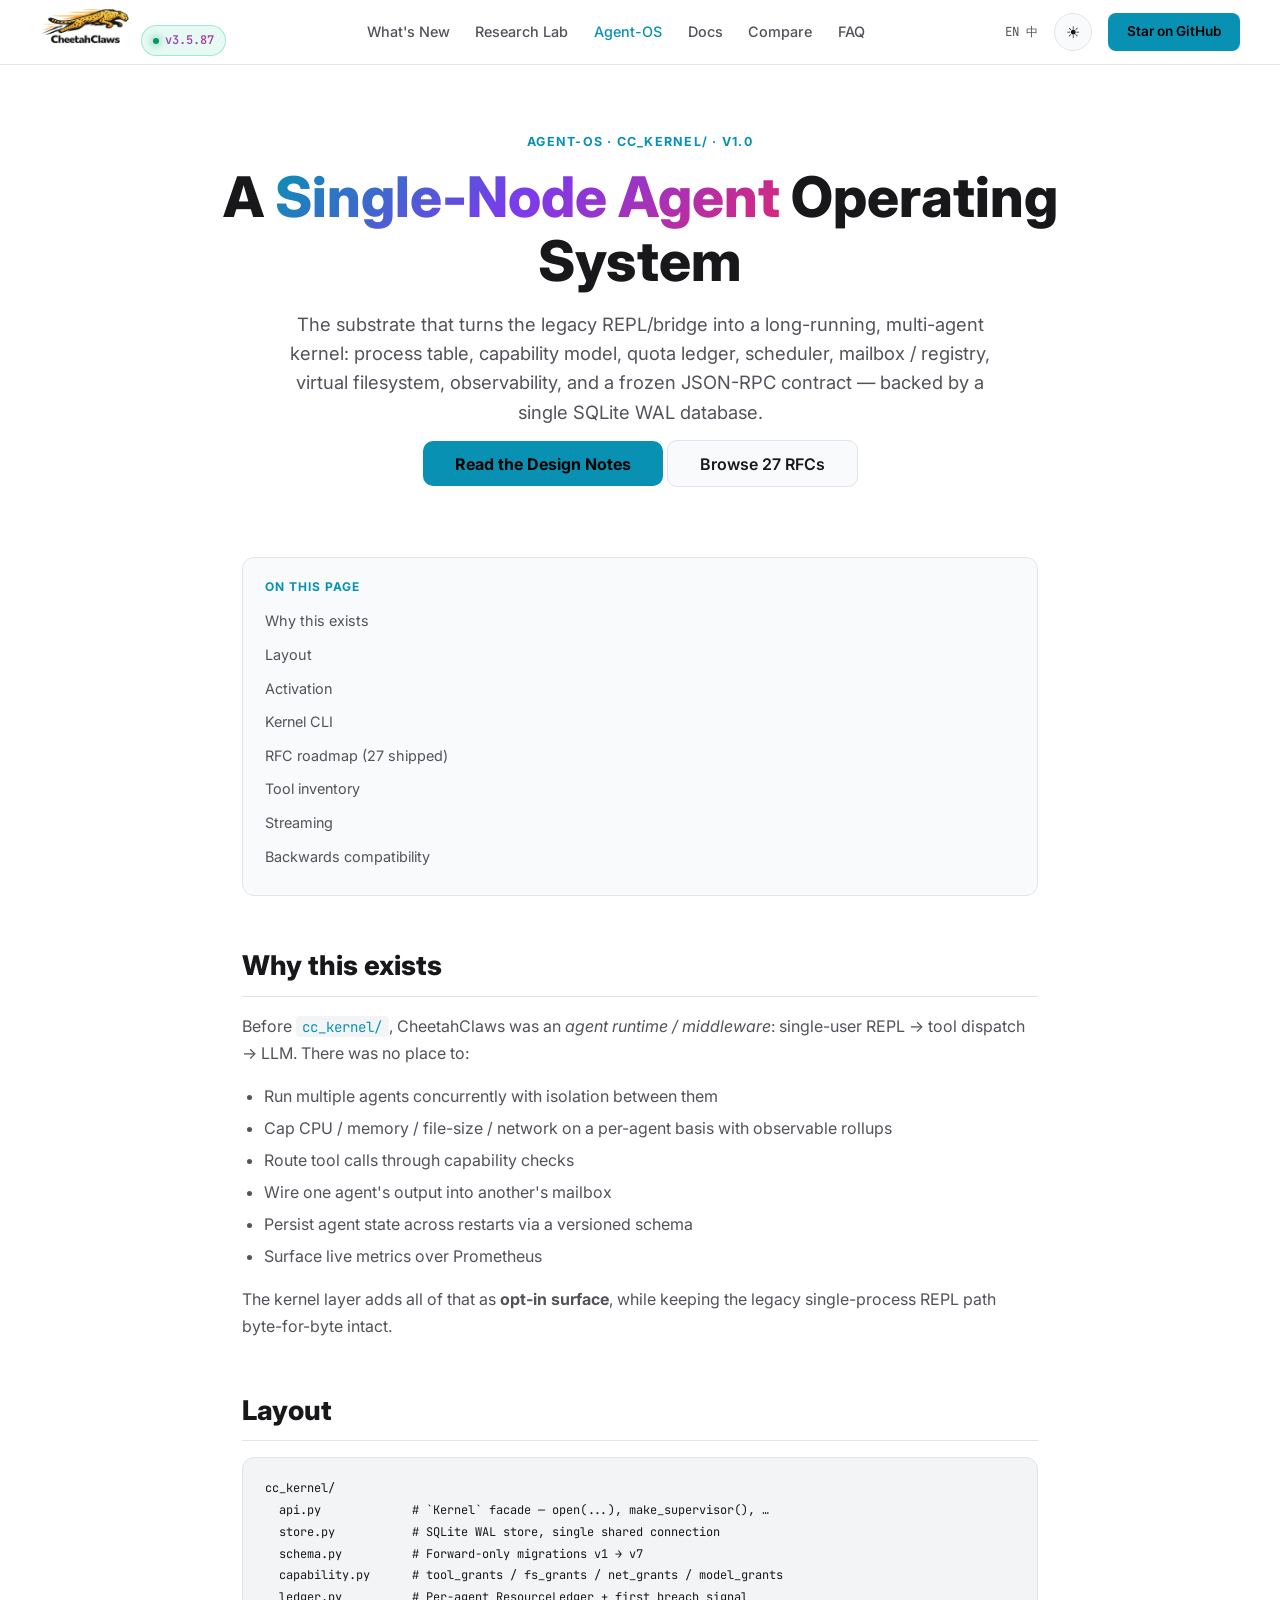
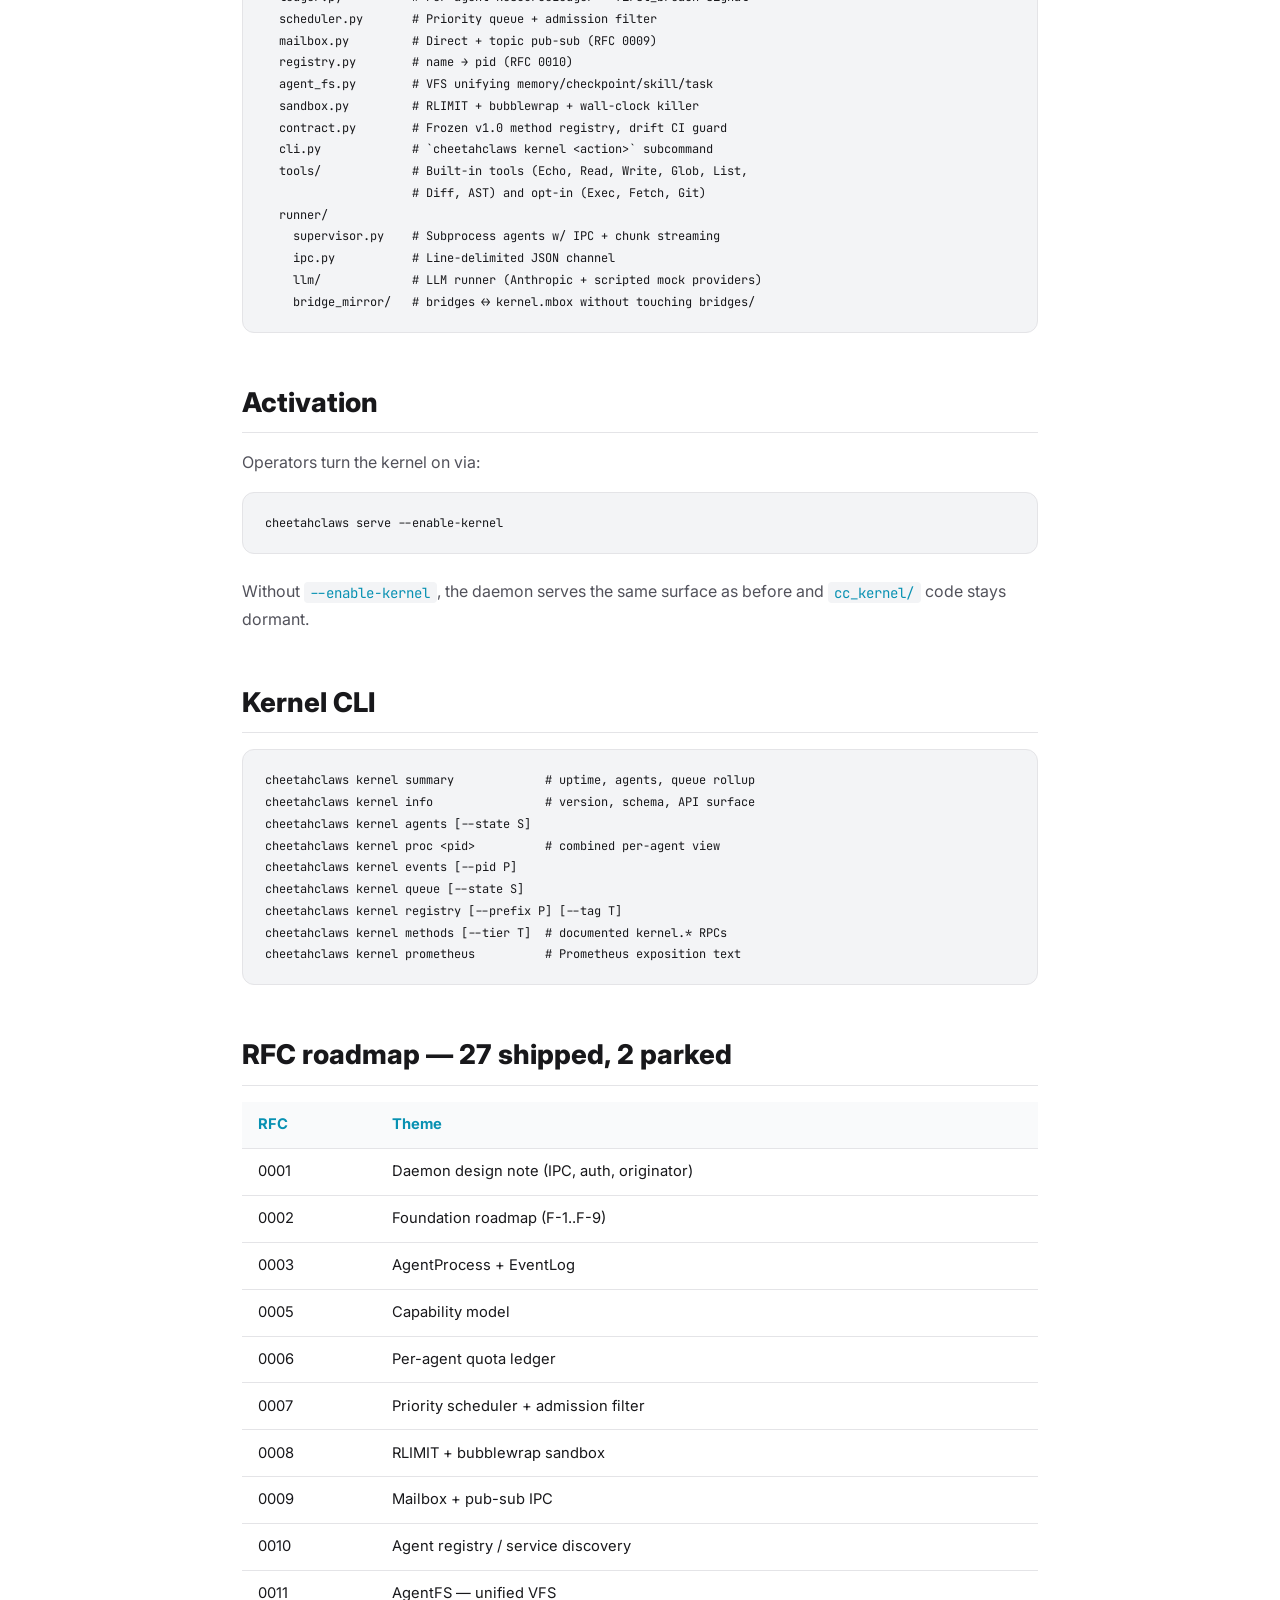
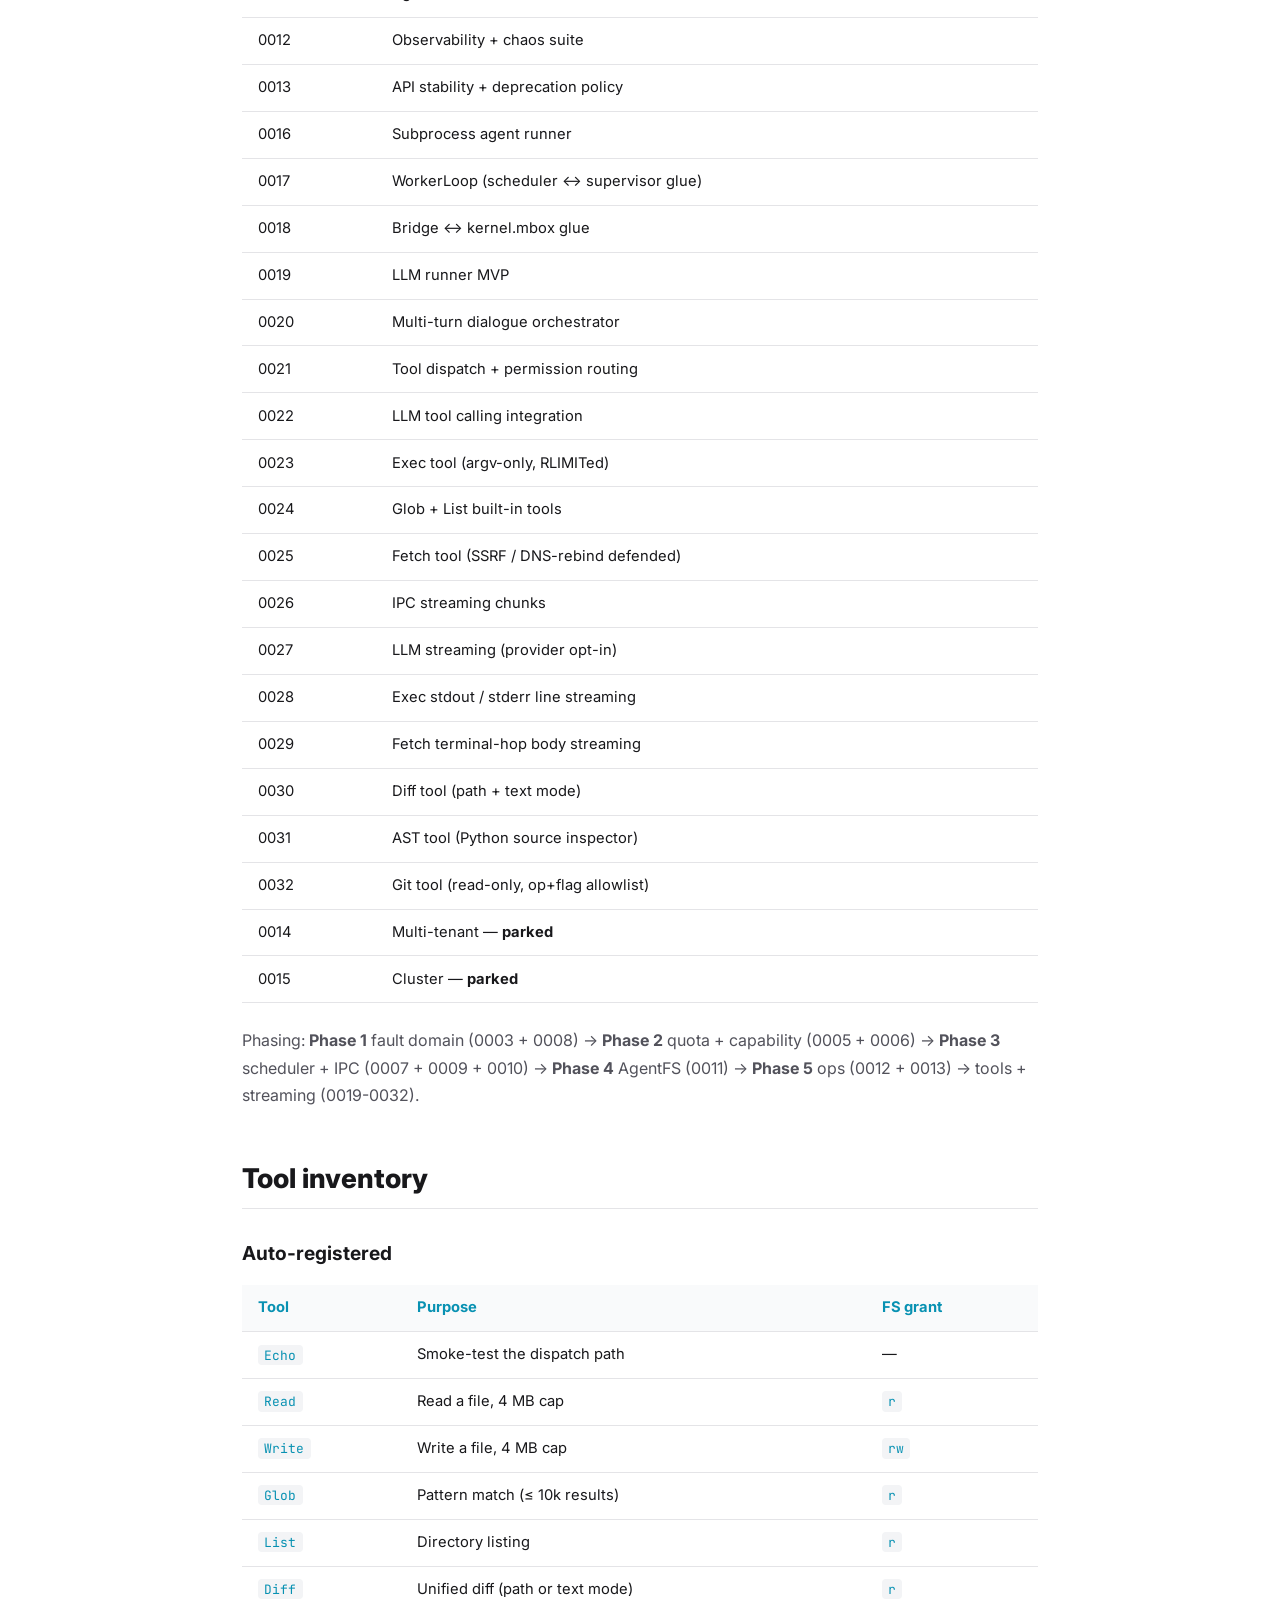
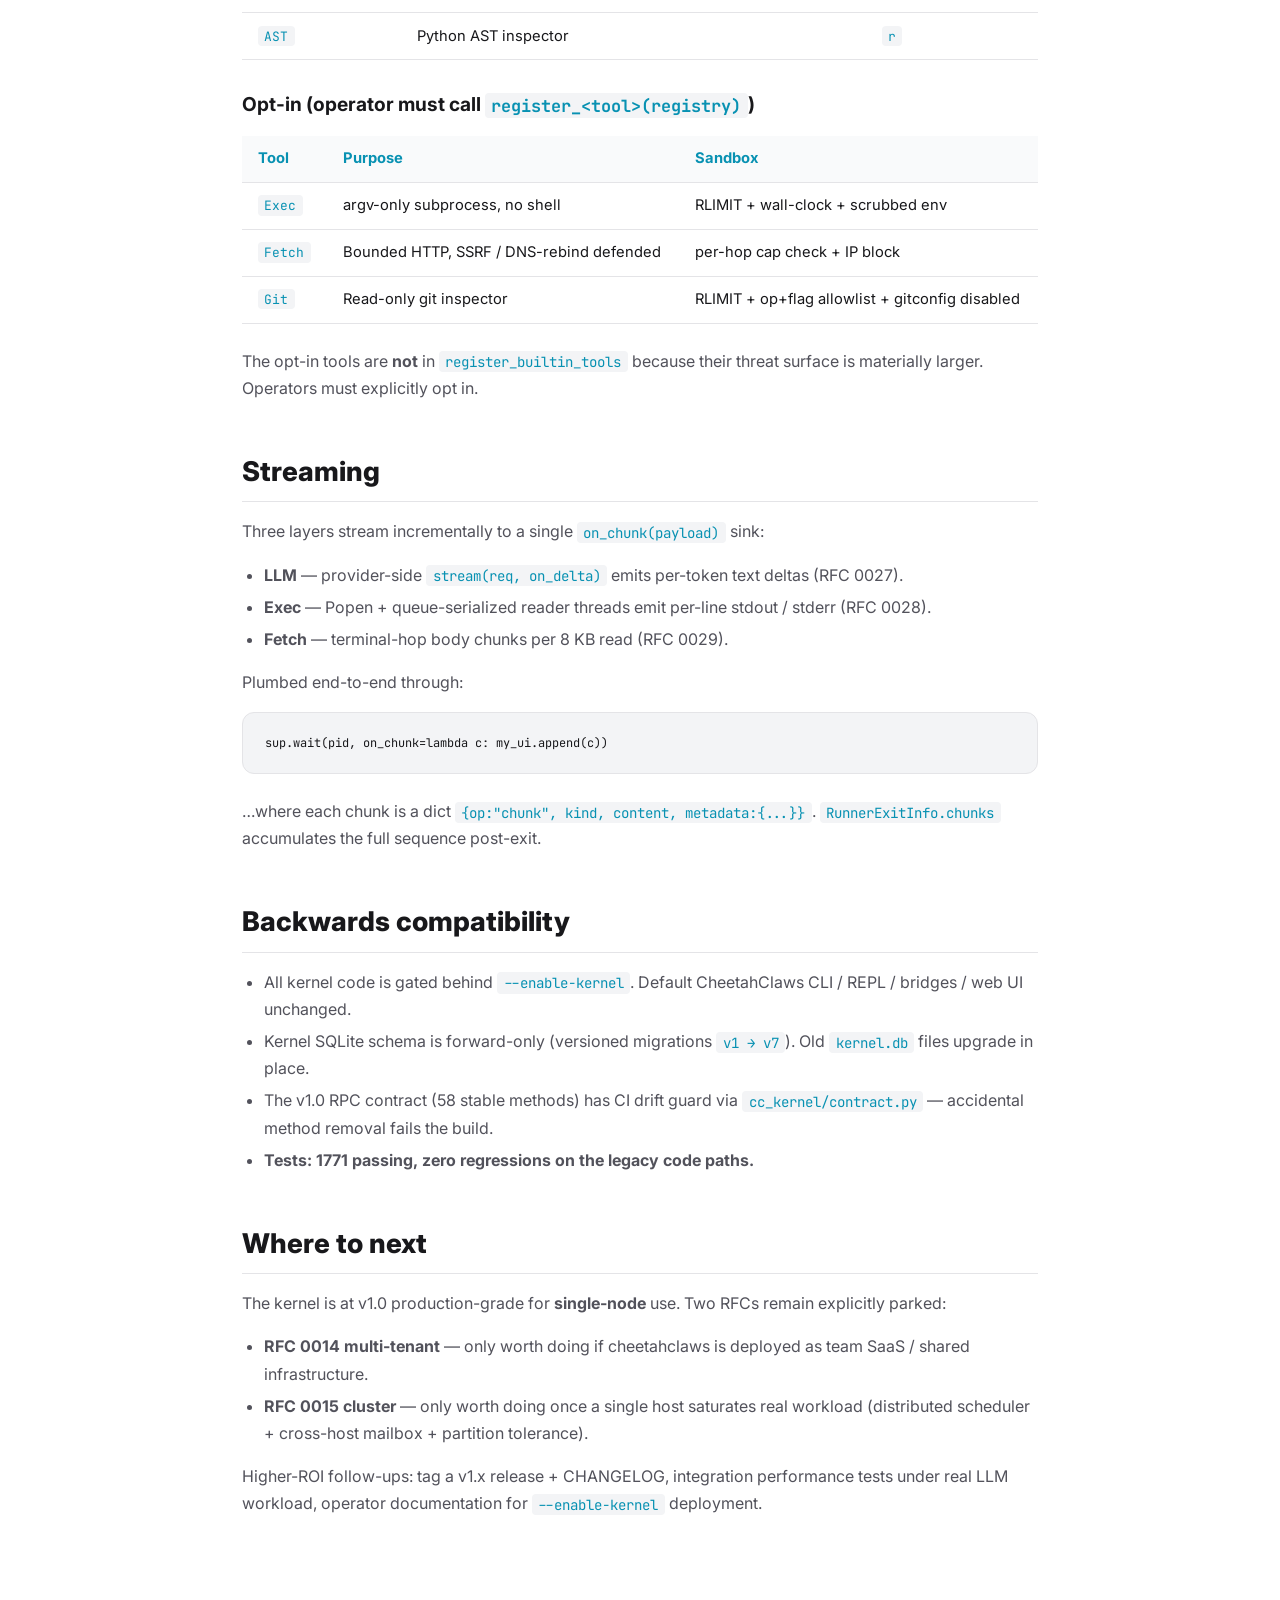
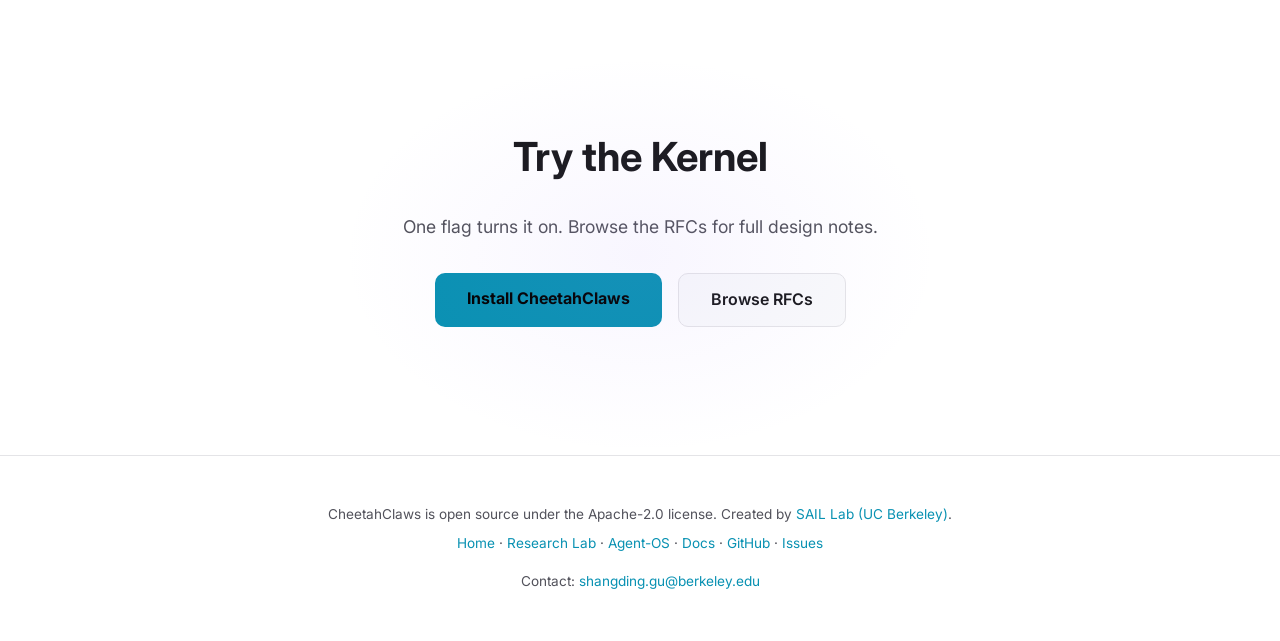
<file: agent-os.html>
<!DOCTYPE html>
<html lang="en">
<head>
    <meta charset="UTF-8">
    <meta name="viewport" content="width=device-width, initial-scale=1.0">
    <title>Agent-OS Kernel (cc_kernel/) — Single-Node Agent Operating System · CheetahClaws</title>
    <meta name="description" content="Agent-OS kernel under cc_kernel/: process table, capability model, per-agent quota ledger, scheduler, mailbox / registry, AgentFS, observability, frozen v1.0 JSON-RPC contract — backed by SQLite WAL. 27 RFCs shipped, 1771 tests, zero regressions.">
    <meta name="theme-color" content="#0a0a0a" media="(prefers-color-scheme: dark)">
    <meta name="theme-color" content="#ffffff" media="(prefers-color-scheme: light)">
    <link rel="canonical" href="https://cheetahclaws.github.io/agent-os.html">

    <meta property="og:type" content="article">
    <meta property="og:title" content="CheetahClaws Agent-OS Kernel — cc_kernel/">
    <meta property="og:description" content="Single-node agent operating system: capability model, quota ledger, scheduler, mailbox, AgentFS, observability. 27 RFCs shipped, 1771 tests passing. Strictly additive — legacy REPL path unchanged.">
    <meta property="og:url" content="https://cheetahclaws.github.io/agent-os.html">
    <meta property="og:image" content="https://cheetahclaws.github.io/logo.png">
    <meta name="twitter:card" content="summary_large_image">

    <link rel="icon" type="image/png" href="favicon.png">
    <link rel="apple-touch-icon" href="apple-touch-icon.png">
    <link rel="preconnect" href="https://fonts.googleapis.com">
    <link rel="preconnect" href="https://fonts.gstatic.com" crossorigin>
    <link href="https://fonts.googleapis.com/css2?family=Inter:wght@400;500;600;700;800&family=JetBrains+Mono:wght@400;500&display=swap" rel="stylesheet">
    <link rel="stylesheet" href="assets/site.css">
</head>
<body>
<a href="#main" class="skip-link">Skip to content</a>

<nav>
    <div class="inner">
        <a href="index.html" class="logo" aria-label="CheetahClaws home">
            <img src="logo.png" alt="CheetahClaws" style="height:36px;">
            <span class="version-chip"><span class="dot"></span>v3.5.87</span>
        </a>
        <div class="links" id="nav-links">
            <a href="index.html#whats-new">What's New</a>
            <a href="research-lab.html">Research Lab</a>
            <a href="agent-os.html" class="active">Agent-OS</a>
            <a href="docs.html">Docs</a>
            <a href="index.html#compare">Compare</a>
            <a href="index.html#faq">FAQ</a>
        </div>
        <div class="nav-right">
            <span class="lang-switcher" aria-label="Language">
                <a href="https://github.com/SafeRL-Lab/cheetahclaws" target="_blank" rel="noopener" title="English">EN</a>
                <a href="https://github.com/SafeRL-Lab/cheetahclaws/blob/main/docs/i18n/README.CN.MD" target="_blank" rel="noopener" title="中文">中</a>
            </span>
            <button class="theme-toggle" id="theme-toggle" aria-label="Toggle light/dark theme" title="Toggle theme">
                <span class="icon-moon">&#9789;</span>
                <span class="icon-sun">&#9728;</span>
            </button>
            <a class="cta-btn" href="https://github.com/SafeRL-Lab/cheetahclaws">Star on GitHub</a>
            <button class="menu-toggle" id="menu-toggle" aria-label="Toggle navigation menu" aria-controls="nav-links" aria-expanded="false">&#9776;</button>
        </div>
    </div>
</nav>

<main id="main">

<div class="doc-hero">
    <span class="eyebrow">Agent-OS · cc_kernel/ · v1.0</span>
    <h1>A <span class="gradient">Single-Node Agent</span> Operating System</h1>
    <p class="lede">
        The substrate that turns the legacy REPL/bridge into a long-running, multi-agent kernel: process table, capability model, quota ledger, scheduler, mailbox / registry, virtual filesystem, observability, and a frozen JSON-RPC contract — backed by a single SQLite WAL database.
    </p>
    <div class="actions">
        <a class="btn-primary" href="https://github.com/SafeRL-Lab/cheetahclaws/blob/main/docs/agent-os.md" target="_blank" rel="noopener">Read the Design Notes</a>
        <a class="btn-secondary" href="https://github.com/SafeRL-Lab/cheetahclaws/tree/main/docs/RFC" target="_blank" rel="noopener">Browse 27 RFCs</a>
    </div>
</div>

<div class="doc-content">

<div class="toc-card">
    <h4>On this page</h4>
    <ul>
        <li><a href="#why">Why this exists</a></li>
        <li><a href="#layout">Layout</a></li>
        <li><a href="#activation">Activation</a></li>
        <li><a href="#cli">Kernel CLI</a></li>
        <li><a href="#rfcs">RFC roadmap (27 shipped)</a></li>
        <li><a href="#tools">Tool inventory</a></li>
        <li><a href="#streaming">Streaming</a></li>
        <li><a href="#bc">Backwards compatibility</a></li>
    </ul>
</div>

<h2 id="why">Why this exists</h2>
<p>
    Before <code>cc_kernel/</code>, CheetahClaws was an <em>agent runtime / middleware</em>: single-user REPL → tool dispatch → LLM. There was no place to:
</p>
<ul>
    <li>Run multiple agents concurrently with isolation between them</li>
    <li>Cap CPU / memory / file-size / network on a per-agent basis with observable rollups</li>
    <li>Route tool calls through capability checks</li>
    <li>Wire one agent's output into another's mailbox</li>
    <li>Persist agent state across restarts via a versioned schema</li>
    <li>Surface live metrics over Prometheus</li>
</ul>
<p>The kernel layer adds all of that as <strong>opt-in surface</strong>, while keeping the legacy single-process REPL path byte-for-byte intact.</p>

<h2 id="layout">Layout</h2>
<pre><code>cc_kernel/
  api.py             # `Kernel` facade — open(...), make_supervisor(), …
  store.py           # SQLite WAL store, single shared connection
  schema.py          # Forward-only migrations v1 → v7
  capability.py      # tool_grants / fs_grants / net_grants / model_grants
  ledger.py          # Per-agent ResourceLedger + first_breach signal
  scheduler.py       # Priority queue + admission filter
  mailbox.py         # Direct + topic pub-sub (RFC 0009)
  registry.py        # name → pid (RFC 0010)
  agent_fs.py        # VFS unifying memory/checkpoint/skill/task
  sandbox.py         # RLIMIT + bubblewrap + wall-clock killer
  contract.py        # Frozen v1.0 method registry, drift CI guard
  cli.py             # `cheetahclaws kernel &lt;action&gt;` subcommand
  tools/             # Built-in tools (Echo, Read, Write, Glob, List,
                     # Diff, AST) and opt-in (Exec, Fetch, Git)
  runner/
    supervisor.py    # Subprocess agents w/ IPC + chunk streaming
    ipc.py           # Line-delimited JSON channel
    llm/             # LLM runner (Anthropic + scripted mock providers)
    bridge_mirror/   # bridges ↔ kernel.mbox without touching bridges/</code></pre>

<h2 id="activation">Activation</h2>
<p>Operators turn the kernel on via:</p>
<pre><code>cheetahclaws serve --enable-kernel</code></pre>
<p>Without <code>--enable-kernel</code>, the daemon serves the same surface as before and <code>cc_kernel/</code> code stays dormant.</p>

<h2 id="cli">Kernel CLI</h2>
<pre><code>cheetahclaws kernel summary             # uptime, agents, queue rollup
cheetahclaws kernel info                # version, schema, API surface
cheetahclaws kernel agents [--state S]
cheetahclaws kernel proc &lt;pid&gt;          # combined per-agent view
cheetahclaws kernel events [--pid P]
cheetahclaws kernel queue [--state S]
cheetahclaws kernel registry [--prefix P] [--tag T]
cheetahclaws kernel methods [--tier T]  # documented kernel.* RPCs
cheetahclaws kernel prometheus          # Prometheus exposition text</code></pre>

<h2 id="rfcs">RFC roadmap — 27 shipped, 2 parked</h2>

<table>
    <thead><tr><th>RFC</th><th>Theme</th></tr></thead>
    <tbody>
        <tr><td>0001</td><td>Daemon design note (IPC, auth, originator)</td></tr>
        <tr><td>0002</td><td>Foundation roadmap (F-1..F-9)</td></tr>
        <tr><td>0003</td><td>AgentProcess + EventLog</td></tr>
        <tr><td>0005</td><td>Capability model</td></tr>
        <tr><td>0006</td><td>Per-agent quota ledger</td></tr>
        <tr><td>0007</td><td>Priority scheduler + admission filter</td></tr>
        <tr><td>0008</td><td>RLIMIT + bubblewrap sandbox</td></tr>
        <tr><td>0009</td><td>Mailbox + pub-sub IPC</td></tr>
        <tr><td>0010</td><td>Agent registry / service discovery</td></tr>
        <tr><td>0011</td><td>AgentFS — unified VFS</td></tr>
        <tr><td>0012</td><td>Observability + chaos suite</td></tr>
        <tr><td>0013</td><td>API stability + deprecation policy</td></tr>
        <tr><td>0016</td><td>Subprocess agent runner</td></tr>
        <tr><td>0017</td><td>WorkerLoop (scheduler ↔ supervisor glue)</td></tr>
        <tr><td>0018</td><td>Bridge ↔ kernel.mbox glue</td></tr>
        <tr><td>0019</td><td>LLM runner MVP</td></tr>
        <tr><td>0020</td><td>Multi-turn dialogue orchestrator</td></tr>
        <tr><td>0021</td><td>Tool dispatch + permission routing</td></tr>
        <tr><td>0022</td><td>LLM tool calling integration</td></tr>
        <tr><td>0023</td><td>Exec tool (argv-only, RLIMITed)</td></tr>
        <tr><td>0024</td><td>Glob + List built-in tools</td></tr>
        <tr><td>0025</td><td>Fetch tool (SSRF / DNS-rebind defended)</td></tr>
        <tr><td>0026</td><td>IPC streaming chunks</td></tr>
        <tr><td>0027</td><td>LLM streaming (provider opt-in)</td></tr>
        <tr><td>0028</td><td>Exec stdout / stderr line streaming</td></tr>
        <tr><td>0029</td><td>Fetch terminal-hop body streaming</td></tr>
        <tr><td>0030</td><td>Diff tool (path + text mode)</td></tr>
        <tr><td>0031</td><td>AST tool (Python source inspector)</td></tr>
        <tr><td>0032</td><td>Git tool (read-only, op+flag allowlist)</td></tr>
        <tr><td>0014</td><td>Multi-tenant — <strong>parked</strong></td></tr>
        <tr><td>0015</td><td>Cluster — <strong>parked</strong></td></tr>
    </tbody>
</table>

<p>Phasing: <strong>Phase 1</strong> fault domain (0003 + 0008) → <strong>Phase 2</strong> quota + capability (0005 + 0006) → <strong>Phase 3</strong> scheduler + IPC (0007 + 0009 + 0010) → <strong>Phase 4</strong> AgentFS (0011) → <strong>Phase 5</strong> ops (0012 + 0013) → tools + streaming (0019-0032).</p>

<h2 id="tools">Tool inventory</h2>

<h3>Auto-registered</h3>
<table>
    <thead><tr><th>Tool</th><th>Purpose</th><th>FS grant</th></tr></thead>
    <tbody>
        <tr><td><code>Echo</code></td><td>Smoke-test the dispatch path</td><td>—</td></tr>
        <tr><td><code>Read</code></td><td>Read a file, 4 MB cap</td><td><code>r</code></td></tr>
        <tr><td><code>Write</code></td><td>Write a file, 4 MB cap</td><td><code>rw</code></td></tr>
        <tr><td><code>Glob</code></td><td>Pattern match (≤ 10k results)</td><td><code>r</code></td></tr>
        <tr><td><code>List</code></td><td>Directory listing</td><td><code>r</code></td></tr>
        <tr><td><code>Diff</code></td><td>Unified diff (path or text mode)</td><td><code>r</code></td></tr>
        <tr><td><code>AST</code></td><td>Python AST inspector</td><td><code>r</code></td></tr>
    </tbody>
</table>

<h3>Opt-in (operator must call <code>register_&lt;tool&gt;(registry)</code>)</h3>
<table>
    <thead><tr><th>Tool</th><th>Purpose</th><th>Sandbox</th></tr></thead>
    <tbody>
        <tr><td><code>Exec</code></td><td>argv-only subprocess, no shell</td><td>RLIMIT + wall-clock + scrubbed env</td></tr>
        <tr><td><code>Fetch</code></td><td>Bounded HTTP, SSRF / DNS-rebind defended</td><td>per-hop cap check + IP block</td></tr>
        <tr><td><code>Git</code></td><td>Read-only git inspector</td><td>RLIMIT + op+flag allowlist + gitconfig disabled</td></tr>
    </tbody>
</table>
<p>The opt-in tools are <strong>not</strong> in <code>register_builtin_tools</code> because their threat surface is materially larger. Operators must explicitly opt in.</p>

<h2 id="streaming">Streaming</h2>
<p>Three layers stream incrementally to a single <code>on_chunk(payload)</code> sink:</p>
<ul>
    <li><strong>LLM</strong> — provider-side <code>stream(req, on_delta)</code> emits per-token text deltas (RFC 0027).</li>
    <li><strong>Exec</strong> — Popen + queue-serialized reader threads emit per-line stdout / stderr (RFC 0028).</li>
    <li><strong>Fetch</strong> — terminal-hop body chunks per 8 KB read (RFC 0029).</li>
</ul>
<p>Plumbed end-to-end through:</p>
<pre><code>sup.wait(pid, on_chunk=lambda c: my_ui.append(c))</code></pre>
<p>…where each chunk is a dict <code>{op:"chunk", kind, content, metadata:{...}}</code>. <code>RunnerExitInfo.chunks</code> accumulates the full sequence post-exit.</p>

<h2 id="bc">Backwards compatibility</h2>
<ul>
    <li>All kernel code is gated behind <code>--enable-kernel</code>. Default CheetahClaws CLI / REPL / bridges / web UI unchanged.</li>
    <li>Kernel SQLite schema is forward-only (versioned migrations <code>v1 → v7</code>). Old <code>kernel.db</code> files upgrade in place.</li>
    <li>The v1.0 RPC contract (58 stable methods) has CI drift guard via <code>cc_kernel/contract.py</code> — accidental method removal fails the build.</li>
    <li><strong>Tests: 1771 passing, zero regressions on the legacy code paths.</strong></li>
</ul>

<h2 id="next">Where to next</h2>
<p>The kernel is at v1.0 production-grade for <strong>single-node</strong> use. Two RFCs remain explicitly parked:</p>
<ul>
    <li><strong>RFC 0014 multi-tenant</strong> — only worth doing if cheetahclaws is deployed as team SaaS / shared infrastructure.</li>
    <li><strong>RFC 0015 cluster</strong> — only worth doing once a single host saturates real workload (distributed scheduler + cross-host mailbox + partition tolerance).</li>
</ul>
<p>Higher-ROI follow-ups: tag a v1.x release + CHANGELOG, integration performance tests under real LLM workload, operator documentation for <code>--enable-kernel</code> deployment.</p>

</div><!-- /doc-content -->

<div class="cta-section">
    <h2>Try the Kernel</h2>
    <p>One flag turns it on. Browse the RFCs for full design notes.</p>
    <div class="actions" style="display:flex;gap:1rem;justify-content:center;flex-wrap:wrap;">
        <a class="btn-primary" href="index.html#whats-new">Install CheetahClaws</a>
        <a class="btn-secondary" href="https://github.com/SafeRL-Lab/cheetahclaws/tree/main/docs/RFC" target="_blank" rel="noopener">Browse RFCs</a>
    </div>
</div>

</main>

<footer>
    <p>
        CheetahClaws is open source under the Apache-2.0 license.
        Created by <a href="https://github.com/SafeRL-Lab">SAIL Lab (UC Berkeley)</a>.
    </p>
    <p style="margin-top:0.5rem;">
        <a href="index.html">Home</a> &middot;
        <a href="research-lab.html">Research Lab</a> &middot;
        <a href="agent-os.html">Agent-OS</a> &middot;
        <a href="docs.html">Docs</a> &middot;
        <a href="https://github.com/SafeRL-Lab/cheetahclaws">GitHub</a> &middot;
        <a href="https://github.com/SafeRL-Lab/cheetahclaws/issues">Issues</a>
    </p>
    <p style="margin-top:1rem;">
        Contact: <a href="mailto:shangding.gu@berkeley.edu">shangding.gu@berkeley.edu</a>
    </p>
</footer>

<script src="assets/site.js"></script>
</body>
</html>
</file>
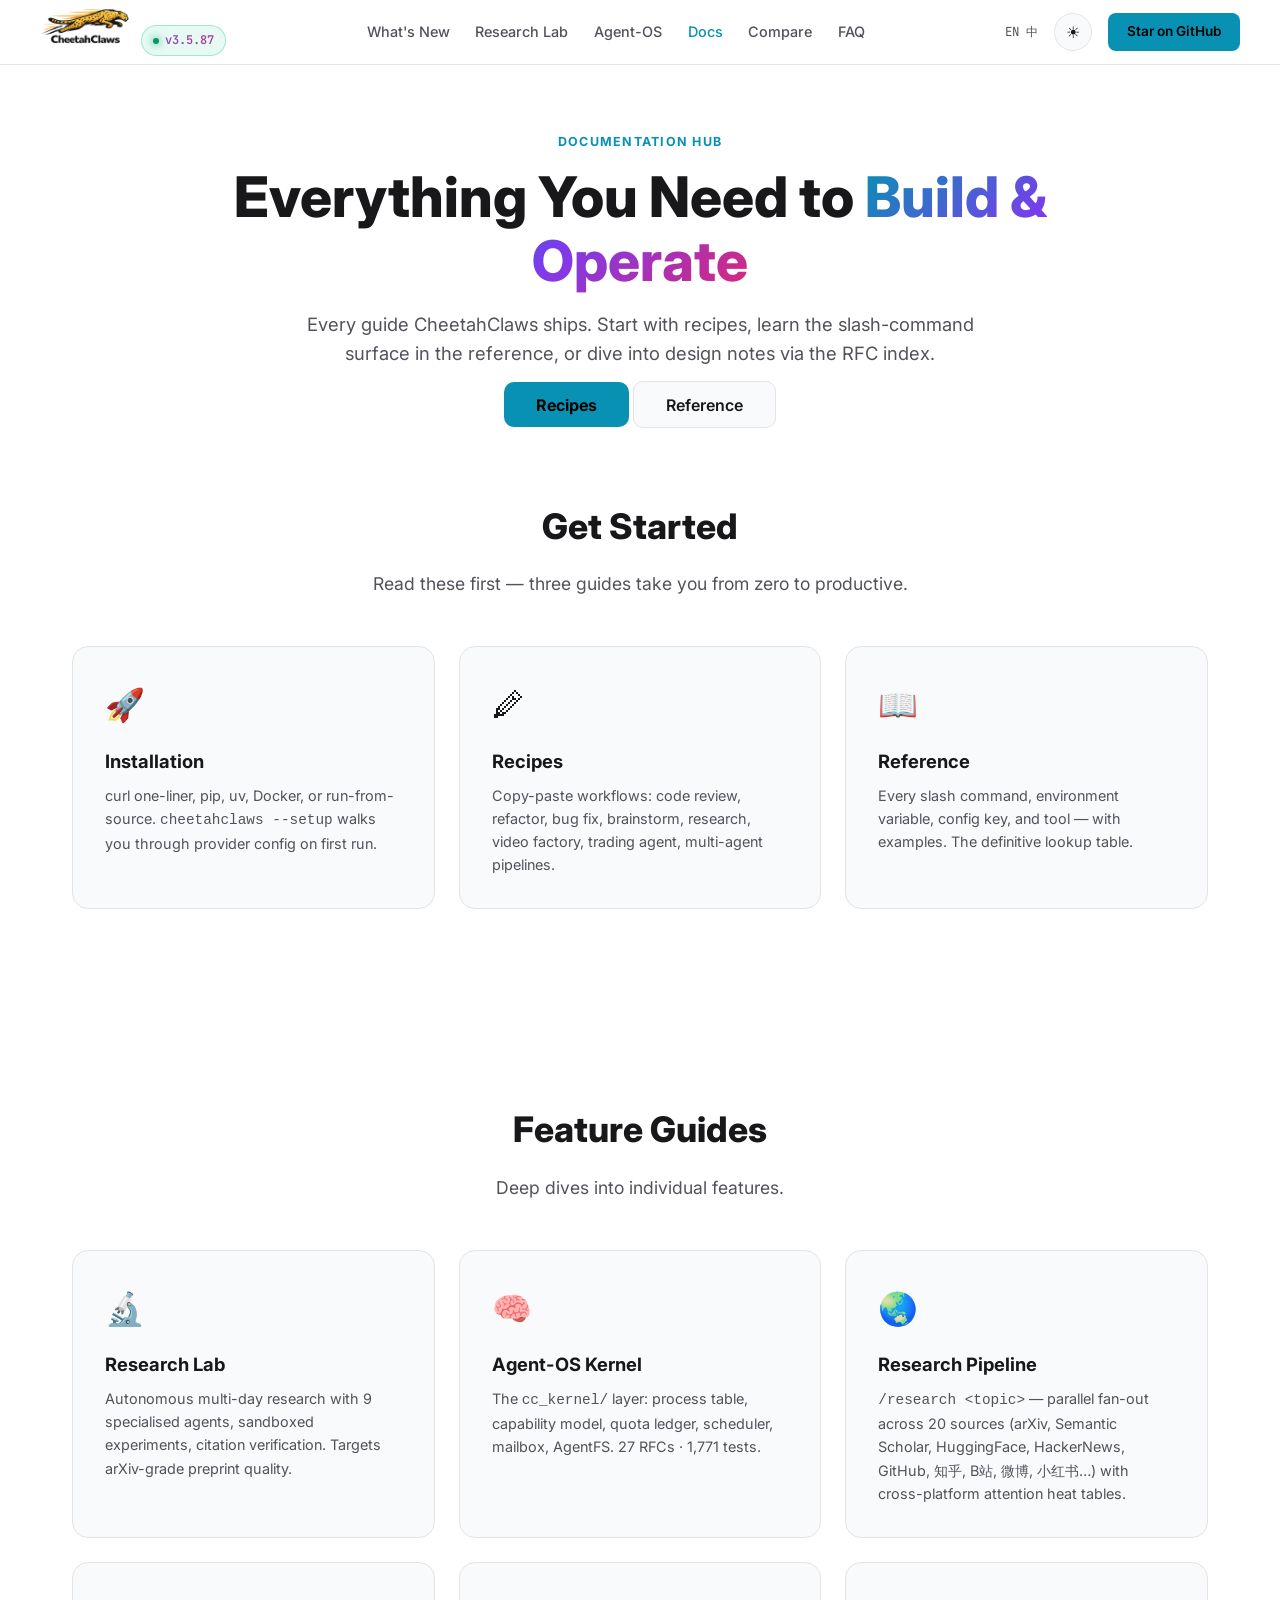
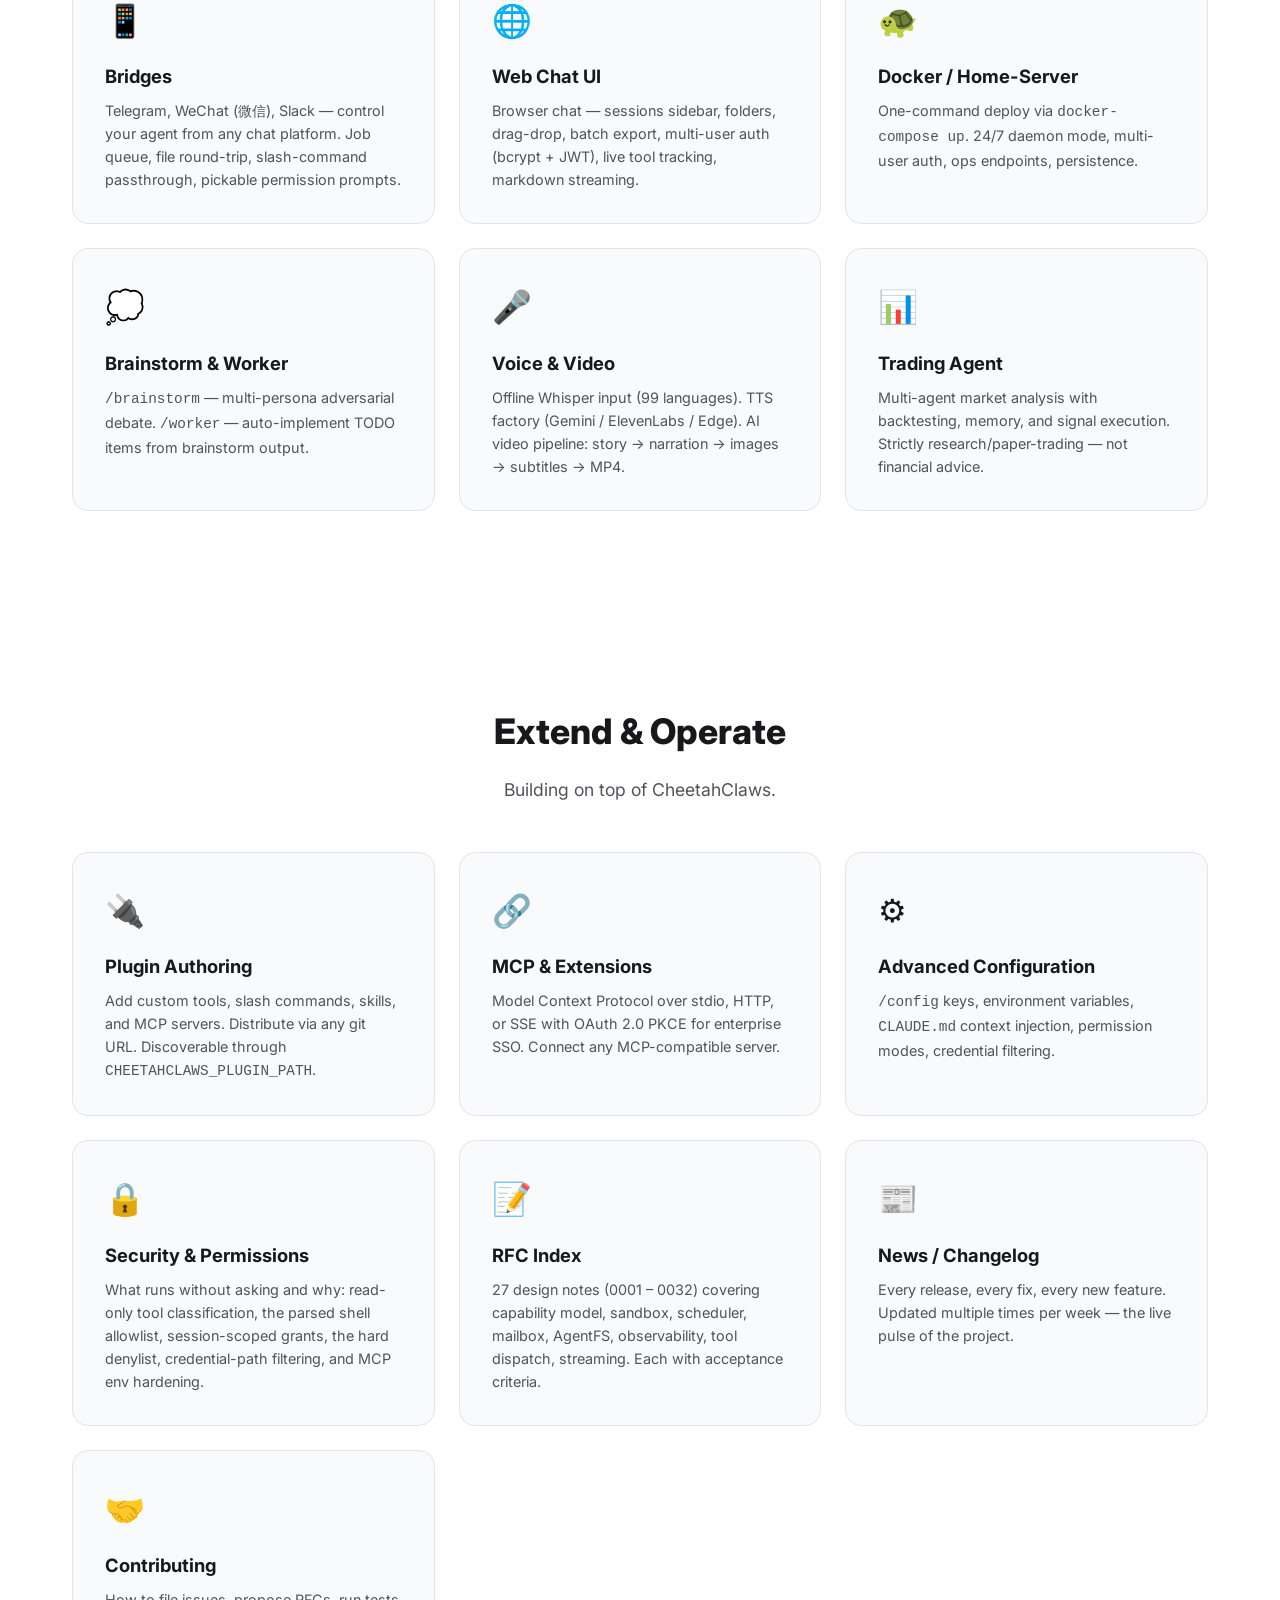
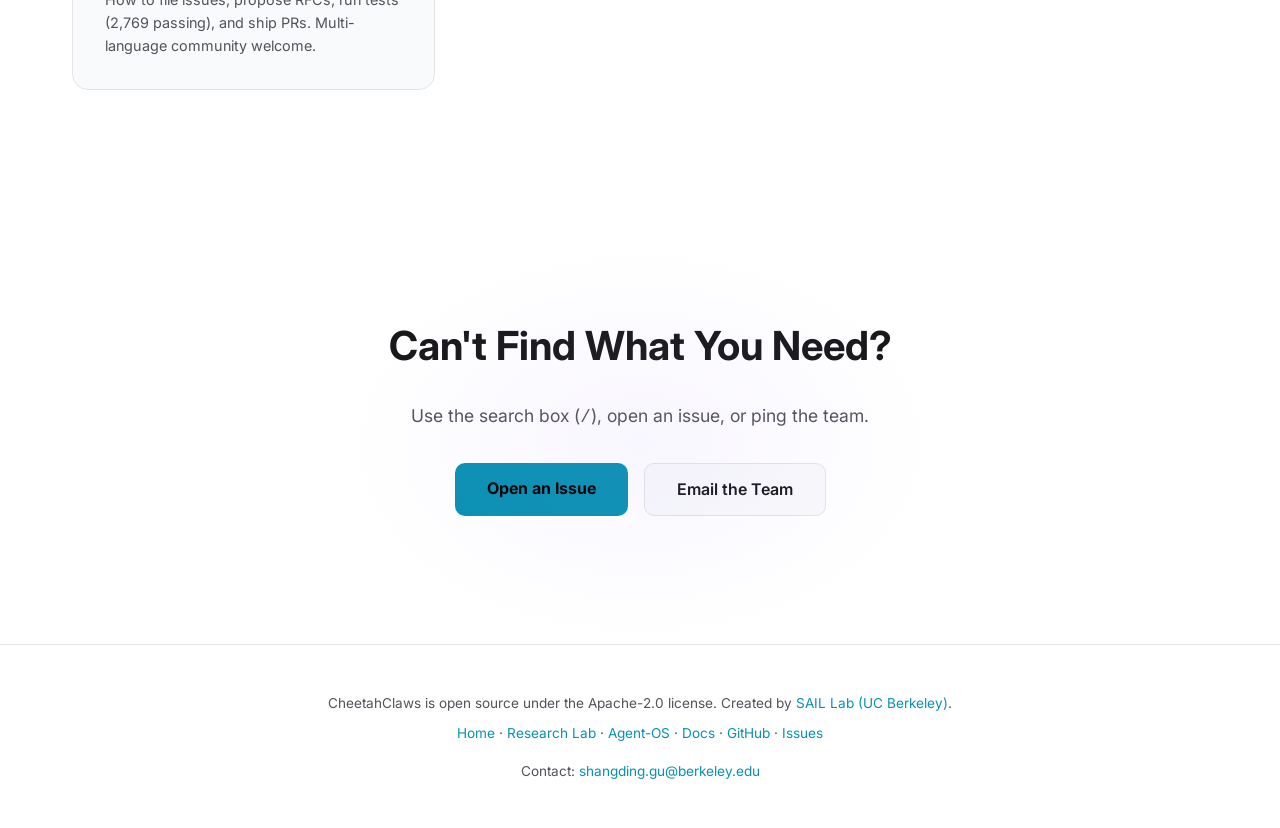
<file: docs.html>
<!DOCTYPE html>
<html lang="en">
<head>
    <meta charset="UTF-8">
    <meta name="viewport" content="width=device-width, initial-scale=1.0">
    <title>Documentation Hub · CheetahClaws</title>
    <meta name="description" content="CheetahClaws documentation: installation, recipes, reference, plugin authoring, bridges (Telegram/WeChat/Slack), Docker, web UI, voice & video, research, trading agent, and 27 design RFCs for the Agent-OS kernel.">
    <meta name="theme-color" content="#0a0a0a" media="(prefers-color-scheme: dark)">
    <meta name="theme-color" content="#ffffff" media="(prefers-color-scheme: light)">
    <link rel="canonical" href="https://cheetahclaws.github.io/docs.html">

    <meta property="og:type" content="website">
    <meta property="og:title" content="CheetahClaws Documentation Hub">
    <meta property="og:description" content="Every guide in one place — installation, recipes, plugin authoring, bridges, Docker, web UI, research, trading, RFCs.">
    <meta property="og:url" content="https://cheetahclaws.github.io/docs.html">
    <meta property="og:image" content="https://cheetahclaws.github.io/logo.png">
    <meta name="twitter:card" content="summary_large_image">

    <link rel="icon" type="image/png" href="favicon.png">
    <link rel="apple-touch-icon" href="apple-touch-icon.png">
    <link rel="preconnect" href="https://fonts.googleapis.com">
    <link rel="preconnect" href="https://fonts.gstatic.com" crossorigin>
    <link href="https://fonts.googleapis.com/css2?family=Inter:wght@400;500;600;700;800&family=JetBrains+Mono:wght@400;500&display=swap" rel="stylesheet">
    <link rel="stylesheet" href="assets/site.css">
</head>
<body>
<a href="#main" class="skip-link">Skip to content</a>

<nav>
    <div class="inner">
        <a href="index.html" class="logo" aria-label="CheetahClaws home">
            <img src="logo.png" alt="CheetahClaws" style="height:36px;">
            <span class="version-chip"><span class="dot"></span>v3.5.87</span>
        </a>
        <div class="links" id="nav-links">
            <a href="index.html#whats-new">What's New</a>
            <a href="research-lab.html">Research Lab</a>
            <a href="agent-os.html">Agent-OS</a>
            <a href="docs.html" class="active">Docs</a>
            <a href="index.html#compare">Compare</a>
            <a href="index.html#faq">FAQ</a>
        </div>
        <div class="nav-right">
            <span class="lang-switcher" aria-label="Language">
                <a href="https://github.com/SafeRL-Lab/cheetahclaws" target="_blank" rel="noopener" title="English">EN</a>
                <a href="https://github.com/SafeRL-Lab/cheetahclaws/blob/main/docs/i18n/README.CN.MD" target="_blank" rel="noopener" title="中文">中</a>
            </span>
            <button class="theme-toggle" id="theme-toggle" aria-label="Toggle light/dark theme" title="Toggle theme">
                <span class="icon-moon">&#9789;</span>
                <span class="icon-sun">&#9728;</span>
            </button>
            <a class="cta-btn" href="https://github.com/SafeRL-Lab/cheetahclaws">Star on GitHub</a>
            <button class="menu-toggle" id="menu-toggle" aria-label="Toggle navigation menu" aria-controls="nav-links" aria-expanded="false">&#9776;</button>
        </div>
    </div>
</nav>

<main id="main">

<div class="doc-hero">
    <span class="eyebrow">Documentation Hub</span>
    <h1>Everything You Need to <span class="gradient">Build &amp; Operate</span></h1>
    <p class="lede">
        Every guide CheetahClaws ships. Start with recipes, learn the slash-command surface in the reference, or dive into design notes via the RFC index.
    </p>
    <div class="actions">
        <a class="btn-primary" href="https://github.com/SafeRL-Lab/cheetahclaws/blob/main/docs/guides/recipes.md" target="_blank" rel="noopener">Recipes</a>
        <a class="btn-secondary" href="https://github.com/SafeRL-Lab/cheetahclaws/blob/main/docs/guides/reference.md" target="_blank" rel="noopener">Reference</a>
    </div>
</div>

<section style="padding-top: 2rem;">
    <h2>Get Started</h2>
    <p class="subtitle">Read these first — three guides take you from zero to productive.</p>
    <div class="features-grid">
        <a class="feature-card" href="https://github.com/SafeRL-Lab/cheetahclaws#installation" target="_blank" rel="noopener" style="text-decoration:none;color:inherit;">
            <div class="icon">&#128640;</div>
            <h3>Installation</h3>
            <p>curl one-liner, pip, uv, Docker, or run-from-source. <code>cheetahclaws --setup</code> walks you through provider config on first run.</p>
        </a>
        <a class="feature-card" href="https://github.com/SafeRL-Lab/cheetahclaws/blob/main/docs/guides/recipes.md" target="_blank" rel="noopener" style="text-decoration:none;color:inherit;">
            <div class="icon">&#128393;</div>
            <h3>Recipes</h3>
            <p>Copy-paste workflows: code review, refactor, bug fix, brainstorm, research, video factory, trading agent, multi-agent pipelines.</p>
        </a>
        <a class="feature-card" href="https://github.com/SafeRL-Lab/cheetahclaws/blob/main/docs/guides/reference.md" target="_blank" rel="noopener" style="text-decoration:none;color:inherit;">
            <div class="icon">&#128214;</div>
            <h3>Reference</h3>
            <p>Every slash command, environment variable, config key, and tool — with examples. The definitive lookup table.</p>
        </a>
    </div>
</section>

<section>
    <h2>Feature Guides</h2>
    <p class="subtitle">Deep dives into individual features.</p>
    <div class="features-grid">
        <a class="feature-card" href="research-lab.html" style="text-decoration:none;color:inherit;">
            <div class="icon">&#128300;</div>
            <h3>Research Lab</h3>
            <p>Autonomous multi-day research with 9 specialised agents, sandboxed experiments, citation verification. Targets arXiv-grade preprint quality.</p>
        </a>
        <a class="feature-card" href="agent-os.html" style="text-decoration:none;color:inherit;">
            <div class="icon">&#129504;</div>
            <h3>Agent-OS Kernel</h3>
            <p>The <code>cc_kernel/</code> layer: process table, capability model, quota ledger, scheduler, mailbox, AgentFS. 27 RFCs · 1,771 tests.</p>
        </a>
        <a class="feature-card" href="https://github.com/SafeRL-Lab/cheetahclaws/blob/main/docs/guides/research.md" target="_blank" rel="noopener" style="text-decoration:none;color:inherit;">
            <div class="icon">&#127759;</div>
            <h3>Research Pipeline</h3>
            <p><code>/research &lt;topic&gt;</code> — parallel fan-out across 20 sources (arXiv, Semantic Scholar, HuggingFace, HackerNews, GitHub, 知乎, B站, 微博, 小红书…) with cross-platform attention heat tables.</p>
        </a>
        <a class="feature-card" href="https://github.com/SafeRL-Lab/cheetahclaws/blob/main/docs/guides/bridges.md" target="_blank" rel="noopener" style="text-decoration:none;color:inherit;">
            <div class="icon">&#128241;</div>
            <h3>Bridges</h3>
            <p>Telegram, WeChat (微信), Slack — control your agent from any chat platform. Job queue, file round-trip, slash-command passthrough, pickable permission prompts.</p>
        </a>
        <a class="feature-card" href="https://github.com/SafeRL-Lab/cheetahclaws/blob/main/docs/guides/web-ui.md" target="_blank" rel="noopener" style="text-decoration:none;color:inherit;">
            <div class="icon">&#127760;</div>
            <h3>Web Chat UI</h3>
            <p>Browser chat — sessions sidebar, folders, drag-drop, batch export, multi-user auth (bcrypt + JWT), live tool tracking, markdown streaming.</p>
        </a>
        <a class="feature-card" href="https://github.com/SafeRL-Lab/cheetahclaws/blob/main/docs/guides/docker.md" target="_blank" rel="noopener" style="text-decoration:none;color:inherit;">
            <div class="icon">&#128034;</div>
            <h3>Docker / Home-Server</h3>
            <p>One-command deploy via <code>docker-compose up</code>. 24/7 daemon mode, multi-user auth, ops endpoints, persistence.</p>
        </a>
        <a class="feature-card" href="https://github.com/SafeRL-Lab/cheetahclaws/blob/main/docs/guides/brainstorm.md" target="_blank" rel="noopener" style="text-decoration:none;color:inherit;">
            <div class="icon">&#128173;</div>
            <h3>Brainstorm &amp; Worker</h3>
            <p><code>/brainstorm</code> — multi-persona adversarial debate. <code>/worker</code> — auto-implement TODO items from brainstorm output.</p>
        </a>
        <a class="feature-card" href="https://github.com/SafeRL-Lab/cheetahclaws/blob/main/docs/guides/voice-and-video.md" target="_blank" rel="noopener" style="text-decoration:none;color:inherit;">
            <div class="icon">&#127908;</div>
            <h3>Voice &amp; Video</h3>
            <p>Offline Whisper input (99 languages). TTS factory (Gemini / ElevenLabs / Edge). AI video pipeline: story → narration → images → subtitles → MP4.</p>
        </a>
        <a class="feature-card" href="https://github.com/SafeRL-Lab/cheetahclaws/blob/main/docs/guides/trading.md" target="_blank" rel="noopener" style="text-decoration:none;color:inherit;">
            <div class="icon">&#128202;</div>
            <h3>Trading Agent</h3>
            <p>Multi-agent market analysis with backtesting, memory, and signal execution. Strictly research/paper-trading — not financial advice.</p>
        </a>
    </div>
</section>

<section>
    <h2>Extend &amp; Operate</h2>
    <p class="subtitle">Building on top of CheetahClaws.</p>
    <div class="features-grid">
        <a class="feature-card" href="https://github.com/SafeRL-Lab/cheetahclaws/blob/main/docs/guides/plugin-authoring.md" target="_blank" rel="noopener" style="text-decoration:none;color:inherit;">
            <div class="icon">&#128268;</div>
            <h3>Plugin Authoring</h3>
            <p>Add custom tools, slash commands, skills, and MCP servers. Distribute via any git URL. Discoverable through <code>CHEETAHCLAWS_PLUGIN_PATH</code>.</p>
        </a>
        <a class="feature-card" href="https://github.com/SafeRL-Lab/cheetahclaws/blob/main/docs/guides/extensions.md" target="_blank" rel="noopener" style="text-decoration:none;color:inherit;">
            <div class="icon">&#128279;</div>
            <h3>MCP &amp; Extensions</h3>
            <p>Model Context Protocol over stdio, HTTP, or SSE with OAuth 2.0 PKCE for enterprise SSO. Connect any MCP-compatible server.</p>
        </a>
        <a class="feature-card" href="https://github.com/SafeRL-Lab/cheetahclaws/blob/main/docs/guides/advanced.md" target="_blank" rel="noopener" style="text-decoration:none;color:inherit;">
            <div class="icon">&#9881;</div>
            <h3>Advanced Configuration</h3>
            <p><code>/config</code> keys, environment variables, <code>CLAUDE.md</code> context injection, permission modes, credential filtering.</p>
        </a>
        <a class="feature-card" href="https://github.com/SafeRL-Lab/cheetahclaws/blob/main/docs/guides/security.md" target="_blank" rel="noopener" style="text-decoration:none;color:inherit;">
            <div class="icon">&#128274;</div>
            <h3>Security &amp; Permissions</h3>
            <p>What runs without asking and why: read-only tool classification, the parsed shell allowlist, session-scoped grants, the hard denylist, credential-path filtering, and MCP env hardening.</p>
        </a>
        <a class="feature-card" href="https://github.com/SafeRL-Lab/cheetahclaws/tree/main/docs/RFC" target="_blank" rel="noopener" style="text-decoration:none;color:inherit;">
            <div class="icon">&#128221;</div>
            <h3>RFC Index</h3>
            <p>27 design notes (0001 – 0032) covering capability model, sandbox, scheduler, mailbox, AgentFS, observability, tool dispatch, streaming. Each with acceptance criteria.</p>
        </a>
        <a class="feature-card" href="https://github.com/SafeRL-Lab/cheetahclaws/blob/main/docs/news.md" target="_blank" rel="noopener" style="text-decoration:none;color:inherit;">
            <div class="icon">&#128240;</div>
            <h3>News / Changelog</h3>
            <p>Every release, every fix, every new feature. Updated multiple times per week — the live pulse of the project.</p>
        </a>
        <a class="feature-card" href="https://github.com/SafeRL-Lab/cheetahclaws/blob/main/CONTRIBUTING.md" target="_blank" rel="noopener" style="text-decoration:none;color:inherit;">
            <div class="icon">&#129309;</div>
            <h3>Contributing</h3>
            <p>How to file issues, propose RFCs, run tests (2,769 passing), and ship PRs. Multi-language community welcome.</p>
        </a>
    </div>
</section>

<div class="cta-section">
    <h2>Can't Find What You Need?</h2>
    <p>Use the search box (<kbd>/</kbd>), open an issue, or ping the team.</p>
    <div class="actions" style="display:flex;gap:1rem;justify-content:center;flex-wrap:wrap;">
        <a class="btn-primary" href="https://github.com/SafeRL-Lab/cheetahclaws/issues" target="_blank" rel="noopener">Open an Issue</a>
        <a class="btn-secondary" href="mailto:shangding.gu@berkeley.edu">Email the Team</a>
    </div>
</div>

</main>

<footer>
    <p>
        CheetahClaws is open source under the Apache-2.0 license.
        Created by <a href="https://github.com/SafeRL-Lab">SAIL Lab (UC Berkeley)</a>.
    </p>
    <p style="margin-top:0.5rem;">
        <a href="index.html">Home</a> &middot;
        <a href="research-lab.html">Research Lab</a> &middot;
        <a href="agent-os.html">Agent-OS</a> &middot;
        <a href="docs.html">Docs</a> &middot;
        <a href="https://github.com/SafeRL-Lab/cheetahclaws">GitHub</a> &middot;
        <a href="https://github.com/SafeRL-Lab/cheetahclaws/issues">Issues</a>
    </p>
    <p style="margin-top:1rem;">
        Contact: <a href="mailto:shangding.gu@berkeley.edu">shangding.gu@berkeley.edu</a>
    </p>
</footer>

<script src="assets/site.js"></script>
</body>
</html>
</file>
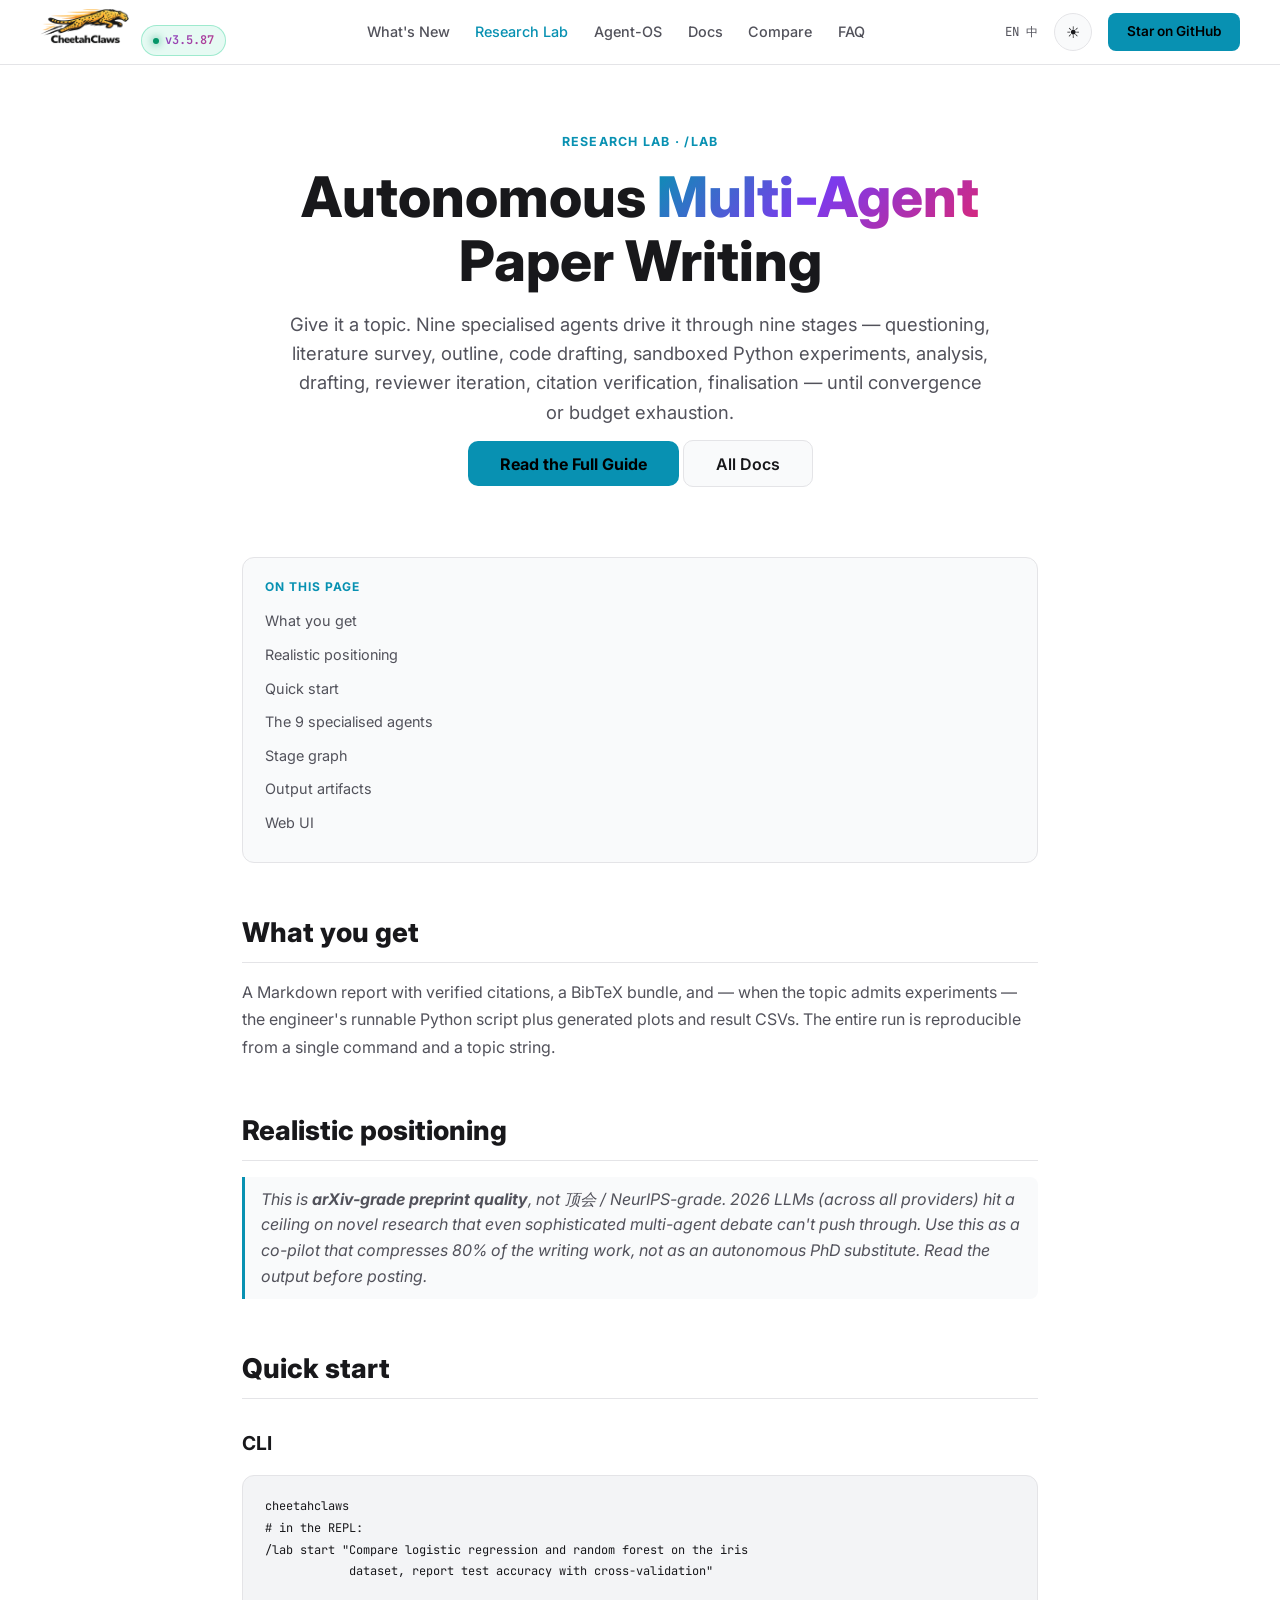
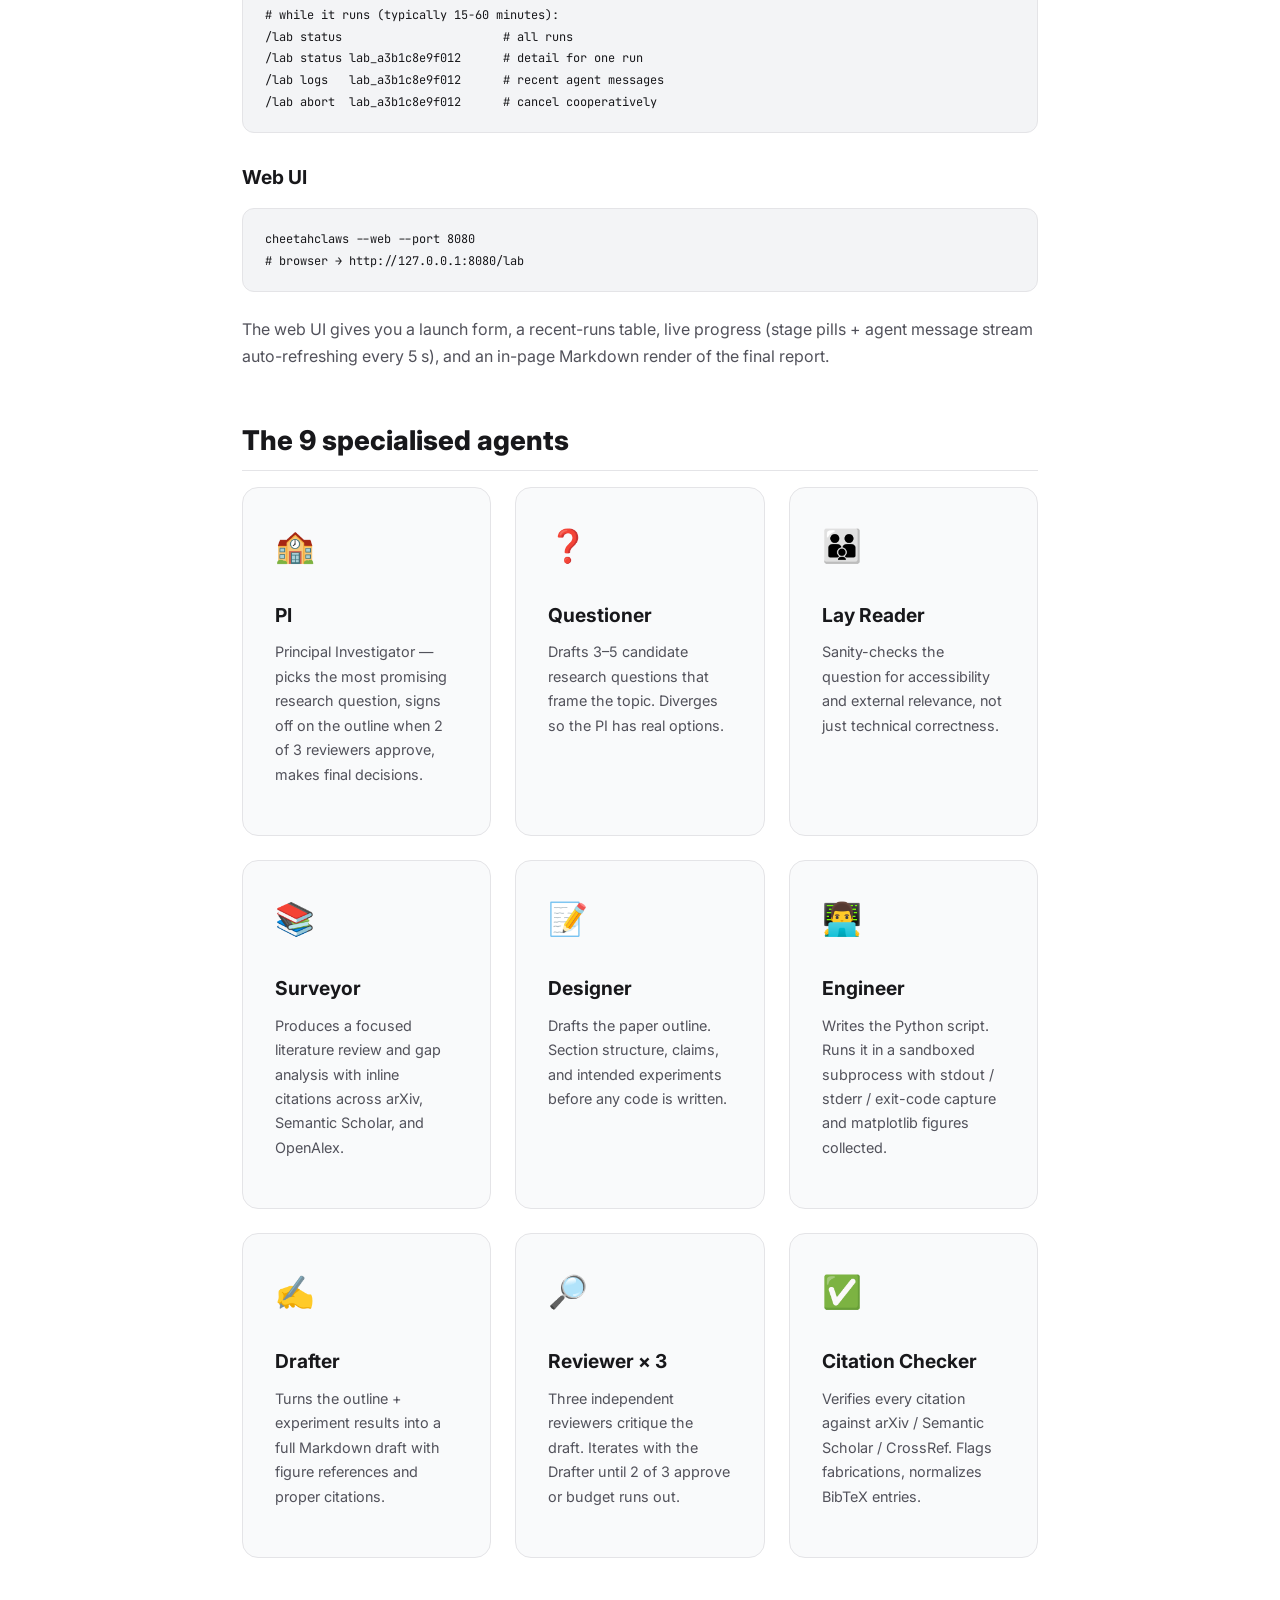
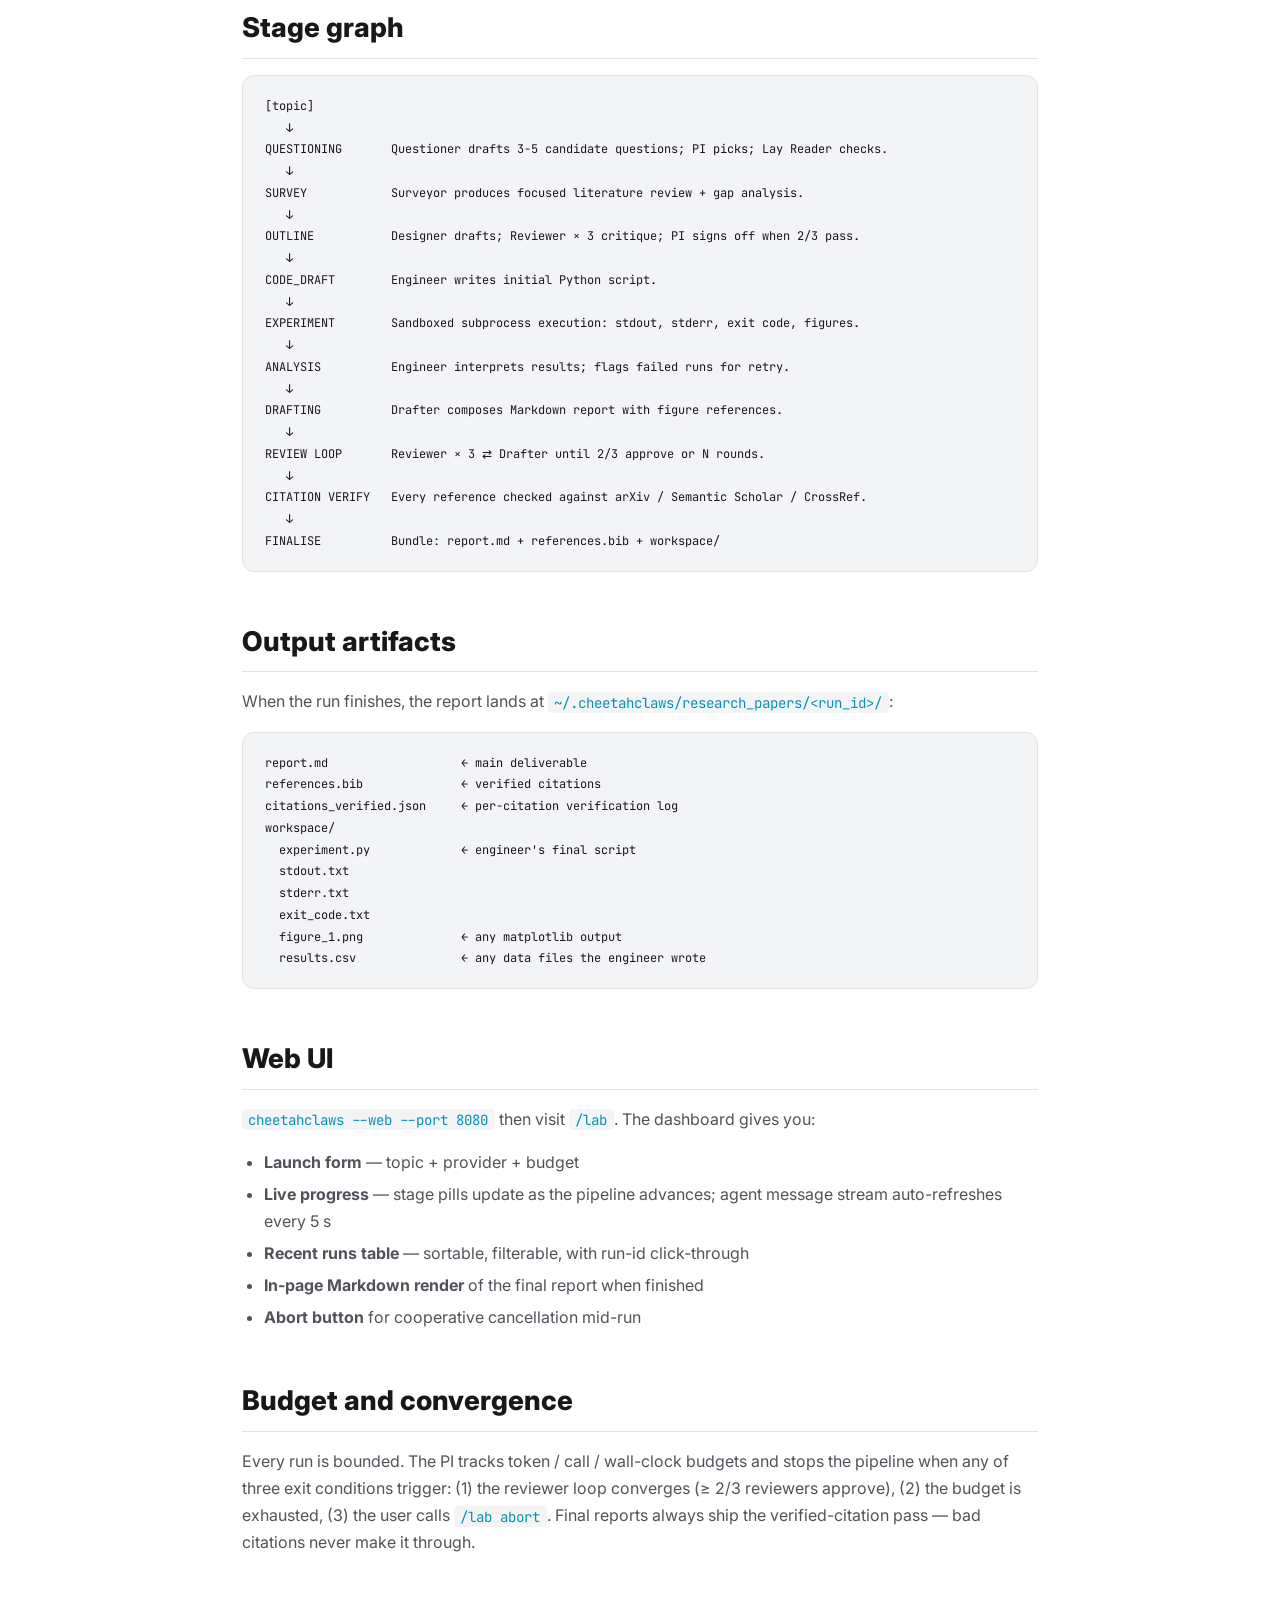
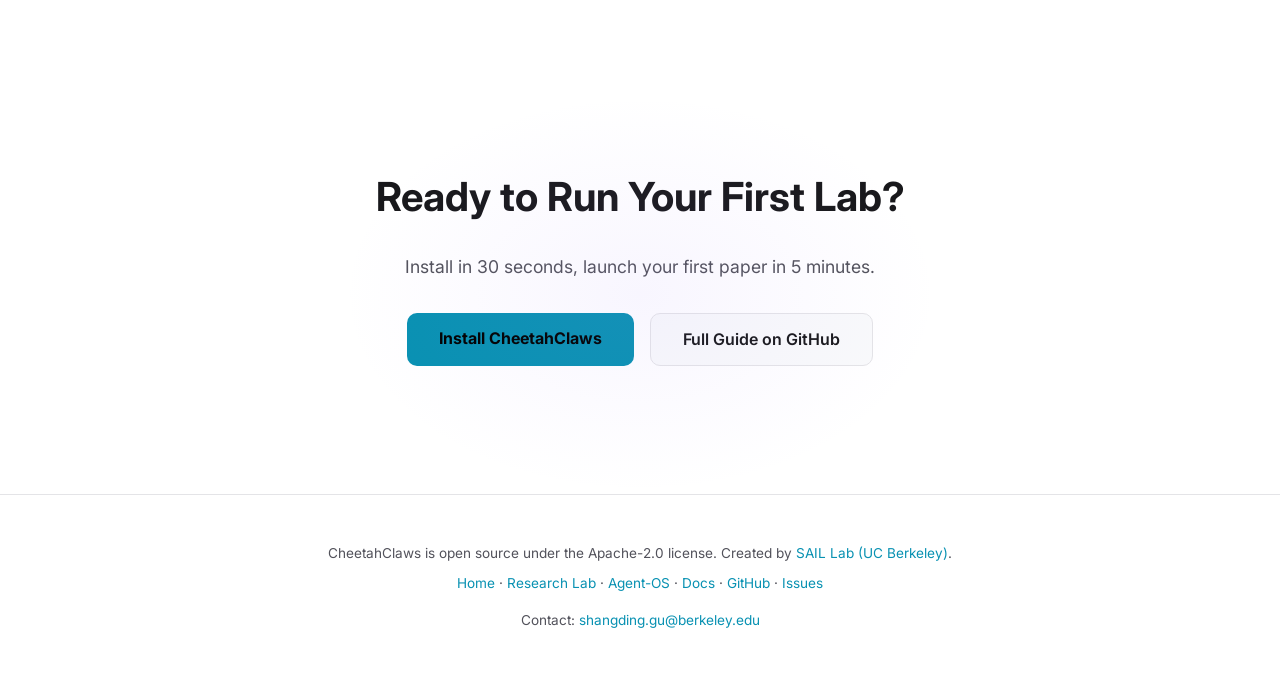
<file: research-lab.html>
<!DOCTYPE html>
<html lang="en">
<head>
    <meta charset="UTF-8">
    <meta name="viewport" content="width=device-width, initial-scale=1.0">
    <title>Research Lab — Autonomous Multi-Agent Paper Writing · CheetahClaws</title>
    <meta name="description" content="Research Lab: 9-agent autonomous pipeline (PI, Engineer, Reviewer×3, …) that drives a research topic through questioning, literature survey, sandboxed Python experiments, citation verification, and reviewer-author iteration. Targets arXiv-grade preprint quality.">
    <meta name="theme-color" content="#0a0a0a" media="(prefers-color-scheme: dark)">
    <meta name="theme-color" content="#ffffff" media="(prefers-color-scheme: light)">
    <link rel="canonical" href="https://cheetahclaws.github.io/research-lab.html">

    <meta property="og:type" content="article">
    <meta property="og:title" content="CheetahClaws Research Lab — Autonomous Multi-Agent Paper Writing">
    <meta property="og:description" content="9 specialised agents drive a topic through 9 stages: questioning → survey → outline → code → sandboxed experiments → analysis → drafting → reviewer iteration → finalisation.">
    <meta property="og:url" content="https://cheetahclaws.github.io/research-lab.html">
    <meta property="og:image" content="https://cheetahclaws.github.io/logo.png">
    <meta name="twitter:card" content="summary_large_image">

    <link rel="icon" type="image/png" href="favicon.png">
    <link rel="apple-touch-icon" href="apple-touch-icon.png">
    <link rel="preconnect" href="https://fonts.googleapis.com">
    <link rel="preconnect" href="https://fonts.gstatic.com" crossorigin>
    <link href="https://fonts.googleapis.com/css2?family=Inter:wght@400;500;600;700;800&family=JetBrains+Mono:wght@400;500&display=swap" rel="stylesheet">
    <link rel="stylesheet" href="assets/site.css">
</head>
<body>
<a href="#main" class="skip-link">Skip to content</a>

<nav>
    <div class="inner">
        <a href="index.html" class="logo" aria-label="CheetahClaws home">
            <img src="logo.png" alt="CheetahClaws" style="height:36px;">
            <span class="version-chip"><span class="dot"></span>v3.5.87</span>
        </a>
        <div class="links" id="nav-links">
            <a href="index.html#whats-new">What's New</a>
            <a href="research-lab.html" class="active">Research Lab</a>
            <a href="agent-os.html">Agent-OS</a>
            <a href="docs.html">Docs</a>
            <a href="index.html#compare">Compare</a>
            <a href="index.html#faq">FAQ</a>
        </div>
        <div class="nav-right">
            <span class="lang-switcher" aria-label="Language">
                <a href="https://github.com/SafeRL-Lab/cheetahclaws" target="_blank" rel="noopener" title="English">EN</a>
                <a href="https://github.com/SafeRL-Lab/cheetahclaws/blob/main/docs/i18n/README.CN.MD" target="_blank" rel="noopener" title="中文">中</a>
            </span>
            <button class="theme-toggle" id="theme-toggle" aria-label="Toggle light/dark theme" title="Toggle theme">
                <span class="icon-moon">&#9789;</span>
                <span class="icon-sun">&#9728;</span>
            </button>
            <a class="cta-btn" href="https://github.com/SafeRL-Lab/cheetahclaws">Star on GitHub</a>
            <button class="menu-toggle" id="menu-toggle" aria-label="Toggle navigation menu" aria-controls="nav-links" aria-expanded="false">&#9776;</button>
        </div>
    </div>
</nav>

<main id="main">

<div class="doc-hero">
    <span class="eyebrow">Research Lab · /lab</span>
    <h1>Autonomous <span class="gradient">Multi-Agent</span> Paper Writing</h1>
    <p class="lede">
        Give it a topic. Nine specialised agents drive it through nine stages — questioning, literature survey, outline, code drafting, sandboxed Python experiments, analysis, drafting, reviewer iteration, citation verification, finalisation — until convergence or budget exhaustion.
    </p>
    <div class="actions">
        <a class="btn-primary" href="https://github.com/SafeRL-Lab/cheetahclaws/blob/main/docs/guides/research-lab.md" target="_blank" rel="noopener">Read the Full Guide</a>
        <a class="btn-secondary" href="docs.html">All Docs</a>
    </div>
</div>

<div class="doc-content">

<div class="toc-card">
    <h4>On this page</h4>
    <ul>
        <li><a href="#what-you-get">What you get</a></li>
        <li><a href="#realistic">Realistic positioning</a></li>
        <li><a href="#quick-start">Quick start</a></li>
        <li><a href="#agents">The 9 specialised agents</a></li>
        <li><a href="#stages">Stage graph</a></li>
        <li><a href="#output">Output artifacts</a></li>
        <li><a href="#web-ui">Web UI</a></li>
    </ul>
</div>

<h2 id="what-you-get">What you get</h2>
<p>
    A Markdown report with verified citations, a BibTeX bundle, and — when the topic admits experiments — the engineer's runnable Python script plus generated plots and result CSVs. The entire run is reproducible from a single command and a topic string.
</p>

<h2 id="realistic">Realistic positioning</h2>
<blockquote>
    This is <strong>arXiv-grade preprint quality</strong>, not 顶会 / NeurIPS-grade. 2026 LLMs (across all providers) hit a ceiling on novel research that even sophisticated multi-agent debate can't push through. Use this as a co-pilot that compresses 80% of the writing work, not as an autonomous PhD substitute. Read the output before posting.
</blockquote>

<h2 id="quick-start">Quick start</h2>

<h3>CLI</h3>
<pre><code>cheetahclaws
# in the REPL:
/lab start "Compare logistic regression and random forest on the iris
            dataset, report test accuracy with cross-validation"

# while it runs (typically 15-60 minutes):
/lab status                       # all runs
/lab status lab_a3b1c8e9f012      # detail for one run
/lab logs   lab_a3b1c8e9f012      # recent agent messages
/lab abort  lab_a3b1c8e9f012      # cancel cooperatively</code></pre>

<h3>Web UI</h3>
<pre><code>cheetahclaws --web --port 8080
# browser → http://127.0.0.1:8080/lab</code></pre>
<p>The web UI gives you a launch form, a recent-runs table, live progress (stage pills + agent message stream auto-refreshing every 5&nbsp;s), and an in-page Markdown render of the final report.</p>

<h2 id="agents">The 9 specialised agents</h2>

<div class="features-grid" style="grid-template-columns: repeat(auto-fit, minmax(240px, 1fr));">
    <div class="feature-card">
        <div class="icon">&#127979;</div>
        <h3>PI</h3>
        <p>Principal Investigator — picks the most promising research question, signs off on the outline when 2 of 3 reviewers approve, makes final decisions.</p>
    </div>
    <div class="feature-card">
        <div class="icon">&#10067;</div>
        <h3>Questioner</h3>
        <p>Drafts 3–5 candidate research questions that frame the topic. Diverges so the PI has real options.</p>
    </div>
    <div class="feature-card">
        <div class="icon">&#128106;</div>
        <h3>Lay Reader</h3>
        <p>Sanity-checks the question for accessibility and external relevance, not just technical correctness.</p>
    </div>
    <div class="feature-card">
        <div class="icon">&#128218;</div>
        <h3>Surveyor</h3>
        <p>Produces a focused literature review and gap analysis with inline citations across arXiv, Semantic Scholar, and OpenAlex.</p>
    </div>
    <div class="feature-card">
        <div class="icon">&#128221;</div>
        <h3>Designer</h3>
        <p>Drafts the paper outline. Section structure, claims, and intended experiments before any code is written.</p>
    </div>
    <div class="feature-card">
        <div class="icon">&#128104;&#8205;&#128187;</div>
        <h3>Engineer</h3>
        <p>Writes the Python script. Runs it in a sandboxed subprocess with stdout / stderr / exit-code capture and matplotlib figures collected.</p>
    </div>
    <div class="feature-card">
        <div class="icon">&#9997;</div>
        <h3>Drafter</h3>
        <p>Turns the outline + experiment results into a full Markdown draft with figure references and proper citations.</p>
    </div>
    <div class="feature-card">
        <div class="icon">&#128270;</div>
        <h3>Reviewer × 3</h3>
        <p>Three independent reviewers critique the draft. Iterates with the Drafter until 2 of 3 approve or budget runs out.</p>
    </div>
    <div class="feature-card">
        <div class="icon">&#9989;</div>
        <h3>Citation Checker</h3>
        <p>Verifies every citation against arXiv / Semantic Scholar / CrossRef. Flags fabrications, normalizes BibTeX entries.</p>
    </div>
</div>

<h2 id="stages">Stage graph</h2>
<pre><code>[topic]
   ↓
QUESTIONING       Questioner drafts 3-5 candidate questions; PI picks; Lay Reader checks.
   ↓
SURVEY            Surveyor produces focused literature review + gap analysis.
   ↓
OUTLINE           Designer drafts; Reviewer × 3 critique; PI signs off when 2/3 pass.
   ↓
CODE_DRAFT        Engineer writes initial Python script.
   ↓
EXPERIMENT        Sandboxed subprocess execution: stdout, stderr, exit code, figures.
   ↓
ANALYSIS          Engineer interprets results; flags failed runs for retry.
   ↓
DRAFTING          Drafter composes Markdown report with figure references.
   ↓
REVIEW LOOP       Reviewer × 3 ⇄ Drafter until 2/3 approve or N rounds.
   ↓
CITATION VERIFY   Every reference checked against arXiv / Semantic Scholar / CrossRef.
   ↓
FINALISE          Bundle: report.md + references.bib + workspace/</code></pre>

<h2 id="output">Output artifacts</h2>
<p>When the run finishes, the report lands at <code>~/.cheetahclaws/research_papers/&lt;run_id&gt;/</code>:</p>
<pre><code>report.md                   ← main deliverable
references.bib              ← verified citations
citations_verified.json     ← per-citation verification log
workspace/
  experiment.py             ← engineer's final script
  stdout.txt
  stderr.txt
  exit_code.txt
  figure_1.png              ← any matplotlib output
  results.csv               ← any data files the engineer wrote</code></pre>

<h2 id="web-ui">Web UI</h2>
<p>
    <code>cheetahclaws --web --port 8080</code> then visit <code>/lab</code>. The dashboard gives you:
</p>
<ul>
    <li><strong>Launch form</strong> — topic + provider + budget</li>
    <li><strong>Live progress</strong> — stage pills update as the pipeline advances; agent message stream auto-refreshes every 5 s</li>
    <li><strong>Recent runs table</strong> — sortable, filterable, with run-id click-through</li>
    <li><strong>In-page Markdown render</strong> of the final report when finished</li>
    <li><strong>Abort button</strong> for cooperative cancellation mid-run</li>
</ul>

<h2 id="budget">Budget and convergence</h2>
<p>
    Every run is bounded. The PI tracks token / call / wall-clock budgets and stops the pipeline when any of three exit conditions trigger: (1) the reviewer loop converges (≥&nbsp;2/3 reviewers approve), (2) the budget is exhausted, (3) the user calls <code>/lab abort</code>. Final reports always ship the verified-citation pass — bad citations never make it through.
</p>

</div><!-- /doc-content -->

<div class="cta-section">
    <h2>Ready to Run Your First Lab?</h2>
    <p>Install in 30 seconds, launch your first paper in 5 minutes.</p>
    <div class="actions" style="display:flex;gap:1rem;justify-content:center;flex-wrap:wrap;">
        <a class="btn-primary" href="index.html#whats-new">Install CheetahClaws</a>
        <a class="btn-secondary" href="https://github.com/SafeRL-Lab/cheetahclaws/blob/main/docs/guides/research-lab.md" target="_blank" rel="noopener">Full Guide on GitHub</a>
    </div>
</div>

</main>

<footer>
    <p>
        CheetahClaws is open source under the Apache-2.0 license.
        Created by <a href="https://github.com/SafeRL-Lab">SAIL Lab (UC Berkeley)</a>.
    </p>
    <p style="margin-top:0.5rem;">
        <a href="index.html">Home</a> &middot;
        <a href="research-lab.html">Research Lab</a> &middot;
        <a href="agent-os.html">Agent-OS</a> &middot;
        <a href="docs.html">Docs</a> &middot;
        <a href="https://github.com/SafeRL-Lab/cheetahclaws">GitHub</a> &middot;
        <a href="https://github.com/SafeRL-Lab/cheetahclaws/issues">Issues</a>
    </p>
    <p style="margin-top:1rem;">
        Contact: <a href="mailto:shangding.gu@berkeley.edu">shangding.gu@berkeley.edu</a>
    </p>
</footer>

<script src="assets/site.js"></script>
</body>
</html>
</file>
<file: assets/site.css>
:root {
    --bg: #0a0a0a;
    --bg-card: #111111;
    --bg-code: #1a1a2e;
    --bg-nav: rgba(10,10,10,0.85);
    --text: #e4e4e7;
    --text-dim: #a1a1aa;
    --accent: #22d3ee;
    --accent2: #a78bfa;
    --accent3: #34d399;
    --border: #27272a;
    --shadow-strong: 0 20px 60px rgba(0,0,0,0.5);
    --shadow-soft: 0 8px 30px rgba(34,211,238,0.3);
    --check: #34d399;
    --cross: #f87171;
    --gradient: linear-gradient(135deg, #22d3ee 0%, #a78bfa 50%, #f472b6 100%);
}

[data-theme="light"] {
    --bg: #ffffff;
    --bg-card: #f9fafb;
    --bg-code: #f3f4f6;
    --bg-nav: rgba(255,255,255,0.85);
    --text: #18181b;
    --text-dim: #52525b;
    --accent: #0891b2;
    --accent2: #7c3aed;
    --accent3: #059669;
    --border: #e4e4e7;
    --shadow-strong: 0 20px 60px rgba(0,0,0,0.08);
    --shadow-soft: 0 8px 30px rgba(8,145,178,0.18);
    --check: #059669;
    --cross: #dc2626;
    --gradient: linear-gradient(135deg, #0891b2 0%, #7c3aed 50%, #db2777 100%);
}

* { margin: 0; padding: 0; box-sizing: border-box; }

body {
    font-family: 'Inter', -apple-system, sans-serif;
    background: var(--bg);
    color: var(--text);
    line-height: 1.6;
    overflow-x: hidden;
    transition: background 0.25s ease, color 0.25s ease;
}

/* ── Nav ─────────────────────────────────── */
nav {
    position: fixed;
    top: 0;
    width: 100%;
    z-index: 100;
    background: var(--bg-nav);
    backdrop-filter: blur(12px);
    border-bottom: 1px solid var(--border);
    padding: 0 2rem;
    transition: background 0.25s ease, border-color 0.25s ease;
}
nav .nav-right {
    display: flex;
    align-items: center;
    gap: 1rem;
}
.theme-toggle {
    background: var(--bg-card);
    border: 1px solid var(--border);
    color: var(--text);
    width: 38px;
    height: 38px;
    border-radius: 50%;
    cursor: pointer;
    display: inline-flex;
    align-items: center;
    justify-content: center;
    font-size: 1rem;
    transition: border-color 0.2s, transform 0.2s, background 0.25s, color 0.25s;
}
.theme-toggle:hover {
    border-color: var(--accent);
    transform: rotate(15deg);
}
.theme-toggle .icon-sun { display: none; }
[data-theme="light"] .theme-toggle .icon-sun { display: inline; }
[data-theme="light"] .theme-toggle .icon-moon { display: none; }
nav .inner {
    max-width: 1200px;
    margin: 0 auto;
    display: flex;
    align-items: center;
    justify-content: space-between;
    height: 64px;
}
nav .logo {
    font-weight: 800;
    font-size: 1.2rem;
    background: var(--gradient);
    -webkit-background-clip: text;
    -webkit-text-fill-color: transparent;
}
nav .links { display: flex; gap: 1.6rem; }
nav .links a {
    color: var(--text-dim);
    text-decoration: none;
    font-size: 0.9rem;
    font-weight: 500;
    transition: color 0.2s;
}
nav .links a:hover { color: var(--accent); }
nav .cta-btn {
    background: var(--accent);
    color: #000;
    padding: 0.5rem 1.2rem;
    border-radius: 8px;
    font-weight: 600;
    font-size: 0.85rem;
    text-decoration: none;
    transition: opacity 0.2s;
}
nav .cta-btn:hover { opacity: 0.85; }

/* ── Hero ────────────────────────────────── */
.hero {
    padding: 10rem 2rem 6rem;
    text-align: center;
    position: relative;
}
.hero::before {
    content: '';
    position: absolute;
    top: 0;
    left: 50%;
    transform: translateX(-50%);
    width: 800px;
    height: 600px;
    background: radial-gradient(ellipse, rgba(34,211,238,0.08) 0%, transparent 70%);
    pointer-events: none;
}
.hero .badge {
    display: inline-block;
    background: rgba(34,211,238,0.1);
    border: 1px solid rgba(34,211,238,0.3);
    color: var(--accent);
    padding: 0.4rem 1rem;
    border-radius: 999px;
    font-size: 0.8rem;
    font-weight: 600;
    margin-bottom: 1.5rem;
}
.hero h1 {
    font-size: clamp(2.5rem, 6vw, 4.5rem);
    font-weight: 800;
    line-height: 1.1;
    margin-bottom: 1.5rem;
    max-width: 800px;
    margin-left: auto;
    margin-right: auto;
}
.hero h1 .gradient {
    background: var(--gradient);
    -webkit-background-clip: text;
    -webkit-text-fill-color: transparent;
}
.hero p {
    font-size: 1.2rem;
    color: var(--text-dim);
    max-width: 600px;
    margin: 0 auto 2.5rem;
}
.hero .actions {
    display: flex;
    gap: 1rem;
    justify-content: center;
    flex-wrap: wrap;
}
.btn-primary {
    background: var(--accent);
    color: #000;
    padding: 0.8rem 2rem;
    border-radius: 10px;
    font-weight: 700;
    font-size: 1rem;
    text-decoration: none;
    transition: transform 0.2s, box-shadow 0.2s;
}
.btn-primary:hover {
    transform: translateY(-2px);
    box-shadow: var(--shadow-soft);
}
.btn-secondary {
    background: var(--bg-card);
    color: var(--text);
    padding: 0.8rem 2rem;
    border-radius: 10px;
    font-weight: 600;
    font-size: 1rem;
    text-decoration: none;
    border: 1px solid var(--border);
    transition: border-color 0.2s;
}
.btn-secondary:hover { border-color: var(--accent); }

/* ── Install bar ─────────────────────────── */
.install-bar {
    max-width: 600px;
    margin: 2.5rem auto 0;
    background: var(--bg-code);
    border: 1px solid var(--border);
    border-radius: 12px;
    padding: 1rem 1.5rem;
    display: flex;
    align-items: center;
    justify-content: space-between;
    gap: 1rem;
}
.install-bar code {
    font-family: 'JetBrains Mono', monospace;
    font-size: 0.85rem;
    color: var(--accent3);
}
.install-bar button {
    background: none;
    border: 1px solid var(--border);
    color: var(--text-dim);
    padding: 0.4rem 0.8rem;
    border-radius: 6px;
    cursor: pointer;
    font-size: 0.8rem;
    transition: all 0.2s;
}
.install-bar button:hover {
    border-color: var(--accent);
    color: var(--accent);
}

/* ── Demo ────────────────────────────────── */
.demo {
    max-width: 900px;
    margin: 4rem auto;
    padding: 0 2rem;
}
.demo img, .demo video {
    width: 100%;
    border-radius: 16px;
    border: 1px solid var(--border);
    box-shadow: var(--shadow-strong);
}

/* ── Section ─────────────────────────────── */
section {
    max-width: 1200px;
    margin: 0 auto;
    padding: 6rem 2rem;
}
section h2 {
    font-size: 2.2rem;
    font-weight: 800;
    text-align: center;
    margin-bottom: 1rem;
}
section .subtitle {
    text-align: center;
    color: var(--text-dim);
    font-size: 1.1rem;
    max-width: 600px;
    margin: 0 auto 3rem;
}

/* ── Feature grid ────────────────────────── */
.features-grid {
    display: grid;
    grid-template-columns: repeat(auto-fit, minmax(320px, 1fr));
    gap: 1.5rem;
}
.feature-card {
    background: var(--bg-card);
    border: 1px solid var(--border);
    border-radius: 16px;
    padding: 2rem;
    transition: border-color 0.3s, transform 0.3s;
}
.feature-card:hover {
    border-color: var(--accent);
    transform: translateY(-4px);
}
.feature-card .icon {
    font-size: 2rem;
    margin-bottom: 1rem;
}
.feature-card h3 {
    font-size: 1.15rem;
    font-weight: 700;
    margin-bottom: 0.5rem;
}
.feature-card p {
    color: var(--text-dim);
    font-size: 0.9rem;
}

/* ── Providers ───────────────────────────── */
.providers {
    display: flex;
    flex-wrap: wrap;
    gap: 1rem;
    justify-content: center;
    margin-top: 2rem;
}
.provider-chip {
    background: var(--bg-card);
    border: 1px solid var(--border);
    border-radius: 999px;
    padding: 0.5rem 1.2rem;
    font-size: 0.9rem;
    font-weight: 500;
    color: var(--text-dim);
    transition: border-color 0.2s;
}
.provider-chip:hover { border-color: var(--accent2); color: var(--text); }

/* ── Code example ────────────────────────── */
.code-section {
    display: grid;
    grid-template-columns: 1fr 1fr;
    gap: 2rem;
    align-items: start;
}
.code-block {
    background: var(--bg-code);
    border: 1px solid var(--border);
    border-radius: 12px;
    padding: 1.5rem;
    overflow-x: auto;
}
.code-block .label {
    font-size: 0.75rem;
    font-weight: 600;
    color: var(--accent);
    text-transform: uppercase;
    letter-spacing: 0.1em;
    margin-bottom: 0.8rem;
}
.code-block pre {
    font-family: 'JetBrains Mono', monospace;
    font-size: 0.8rem;
    line-height: 1.7;
    color: var(--text);
}
.code-block .comment { color: #6b7280; }
.code-block .cmd { color: var(--accent3); }
.code-block .output { color: var(--text-dim); }
.code-block .highlight { color: var(--accent); }

.code-desc {
    padding-top: 1rem;
}
.code-desc h3 {
    font-size: 1.4rem;
    font-weight: 700;
    margin-bottom: 1rem;
}
.code-desc p {
    color: var(--text-dim);
    margin-bottom: 1rem;
}
.code-desc ul {
    list-style: none;
    padding: 0;
}
.code-desc ul li {
    padding: 0.5rem 0;
    color: var(--text-dim);
    font-size: 0.9rem;
}
.code-desc ul li::before {
    content: '>';
    color: var(--accent);
    font-weight: 700;
    margin-right: 0.5rem;
}

/* ── Stats ───────────────────────────────── */
.stats {
    display: grid;
    grid-template-columns: repeat(4, 1fr);
    gap: 2rem;
    text-align: center;
    padding: 4rem 0;
    border-top: 1px solid var(--border);
    border-bottom: 1px solid var(--border);
}
.stat-num {
    font-size: 2.5rem;
    font-weight: 800;
    background: var(--gradient);
    -webkit-background-clip: text;
    -webkit-text-fill-color: transparent;
}
.stat-label {
    font-size: 0.9rem;
    color: var(--text-dim);
    margin-top: 0.3rem;
}

/* ── CTA ─────────────────────────────────── */
.cta-section {
    text-align: center;
    padding: 8rem 2rem;
    position: relative;
}
.cta-section::before {
    content: '';
    position: absolute;
    bottom: 0;
    left: 50%;
    transform: translateX(-50%);
    width: 600px;
    height: 400px;
    background: radial-gradient(ellipse, rgba(167,139,250,0.08) 0%, transparent 70%);
    pointer-events: none;
}
.cta-section h2 {
    font-size: 2.5rem;
    margin-bottom: 1.5rem;
}
.cta-section p {
    color: var(--text-dim);
    font-size: 1.1rem;
    margin-bottom: 2rem;
}

/* ── Footer ──────────────────────────────── */
footer {
    border-top: 1px solid var(--border);
    padding: 3rem 2rem;
    text-align: center;
    color: var(--text-dim);
    font-size: 0.85rem;
}
footer a { color: var(--accent); text-decoration: none; }
footer a:hover { text-decoration: underline; }

/* ── Lightbox overlay ─────────────────────── */
.lightbox {
    display: none;
    position: fixed;
    top: 0; left: 0;
    width: 100%; height: 100%;
    background: rgba(0,0,0,0.9);
    z-index: 999;
    cursor: zoom-out;
    justify-content: center;
    align-items: center;
}
.lightbox.active { display: flex; }
.lightbox img {
    max-width: 92%;
    max-height: 92%;
    border-radius: 12px;
    box-shadow: 0 0 60px rgba(34,211,238,0.2);
}
.lightbox .close-btn {
    position: absolute;
    top: 1.5rem; right: 2rem;
    color: #fff;
    font-size: 2rem;
    cursor: pointer;
    opacity: 0.7;
    transition: opacity 0.2s;
}
.lightbox .close-btn:hover { opacity: 1; }

/* Demo images zoomable */
.feature-card img, .demo img {
    cursor: zoom-in;
    transition: transform 0.2s, box-shadow 0.2s;
}
.feature-card img:hover, .demo img:hover {
    transform: scale(1.03);
    box-shadow: 0 8px 30px rgba(34,211,238,0.15);
}

/* ── Comparison ──────────────────────────── */
.compare-wrap {
    overflow-x: auto;
    border: 1px solid var(--border);
    border-radius: 16px;
    background: var(--bg-card);
}
table.compare {
    width: 100%;
    border-collapse: collapse;
    font-size: 0.92rem;
    min-width: 720px;
}
table.compare th,
table.compare td {
    padding: 1rem 1.25rem;
    text-align: left;
    border-bottom: 1px solid var(--border);
    vertical-align: top;
}
table.compare thead th {
    font-size: 0.85rem;
    font-weight: 700;
    color: var(--text-dim);
    text-transform: uppercase;
    letter-spacing: 0.06em;
    background: var(--bg-code);
}
table.compare thead th.highlight-col {
    color: var(--accent);
}
table.compare tbody th {
    font-weight: 600;
    color: var(--text);
    width: 22%;
}
table.compare td {
    color: var(--text-dim);
}
table.compare td.highlight-col {
    color: var(--text);
    background: rgba(34,211,238,0.04);
}
[data-theme="light"] table.compare td.highlight-col {
    background: rgba(8,145,178,0.06);
}
table.compare tr:last-child th,
table.compare tr:last-child td { border-bottom: none; }
.check { color: var(--check); font-weight: 700; }
.cross { color: var(--cross); font-weight: 700; }

.compare-cards {
    display: grid;
    grid-template-columns: repeat(3, 1fr);
    gap: 1.5rem;
    margin-top: 2.5rem;
}
.compare-card {
    background: var(--bg-card);
    border: 1px solid var(--border);
    border-radius: 16px;
    padding: 1.75rem;
}
.compare-card.featured {
    border-color: var(--accent);
    box-shadow: 0 0 0 1px var(--accent);
}
.compare-card h3 {
    font-size: 1.1rem;
    font-weight: 700;
    margin-bottom: 0.4rem;
}
.compare-card .tag {
    display: inline-block;
    font-size: 0.7rem;
    font-weight: 700;
    text-transform: uppercase;
    letter-spacing: 0.08em;
    color: var(--accent);
    margin-bottom: 0.8rem;
}
.compare-card p {
    color: var(--text-dim);
    font-size: 0.9rem;
    margin-bottom: 1rem;
}
.compare-card ul { list-style: none; padding: 0; }
.compare-card ul li {
    padding: 0.35rem 0;
    font-size: 0.85rem;
    color: var(--text-dim);
}
.compare-card ul li::before {
    content: '✓';
    color: var(--check);
    font-weight: 700;
    margin-right: 0.5rem;
}
.compare-card ul li.no::before {
    content: '✗';
    color: var(--cross);
}

/* ── Skip-link (a11y) ────────────────────── */
.skip-link {
    position: absolute;
    left: -9999px;
    top: 0;
    background: var(--accent);
    color: #000;
    padding: 0.5rem 1rem;
    border-radius: 0 0 6px 0;
    font-weight: 700;
    z-index: 200;
}
.skip-link:focus { left: 0; }

/* ── Version chip ────────────────────────── */
.version-chip {
    display: inline-flex;
    align-items: center;
    gap: 0.4rem;
    padding: 0.3rem 0.7rem;
    background: rgba(52,211,153,0.12);
    border: 1px solid rgba(52,211,153,0.4);
    color: var(--accent3);
    border-radius: 999px;
    font-size: 0.75rem;
    font-weight: 600;
    font-family: 'JetBrains Mono', monospace;
    margin-left: 0.5rem;
}
.version-chip .dot {
    width: 6px;
    height: 6px;
    border-radius: 50%;
    background: var(--accent3);
    box-shadow: 0 0 8px var(--accent3);
    animation: pulse 2s infinite;
}
@keyframes pulse {
    0%, 100% { opacity: 1; }
    50% { opacity: 0.4; }
}

/* ── Badge row (hero) ────────────────────── */
.hero-badges {
    display: flex;
    justify-content: center;
    flex-wrap: wrap;
    gap: 0.5rem;
    margin: 1.25rem 0 0.5rem;
}
.hero-badges img { height: 22px; }

/* ── "What's New" banner ─────────────────── */
.whats-new {
    max-width: 1100px;
    margin: 2rem auto 0;
    padding: 1.1rem 1.5rem;
    border-radius: 14px;
    background: linear-gradient(135deg, rgba(34,211,238,0.10), rgba(167,139,250,0.10));
    border: 1px solid var(--border);
    display: flex;
    gap: 1rem;
    align-items: center;
    flex-wrap: wrap;
}
[data-theme="light"] .whats-new {
    background: linear-gradient(135deg, rgba(8,145,178,0.07), rgba(124,58,237,0.07));
}
.whats-new .tag {
    background: var(--gradient);
    color: #fff;
    font-size: 0.7rem;
    font-weight: 800;
    letter-spacing: 0.06em;
    padding: 0.3rem 0.6rem;
    border-radius: 6px;
    white-space: nowrap;
}
.whats-new .text { flex: 1; min-width: 260px; color: var(--text); font-size: 0.92rem; }
.whats-new a {
    color: var(--accent);
    text-decoration: none;
    font-weight: 600;
    white-space: nowrap;
}
.whats-new a:hover { text-decoration: underline; }

/* ── Install tabs ────────────────────────── */
.install-tabs {
    display: flex;
    gap: 0.5rem;
    justify-content: center;
    margin-top: 1rem;
    flex-wrap: wrap;
}
.install-tab {
    background: transparent;
    border: 1px solid var(--border);
    color: var(--text-dim);
    padding: 0.4rem 0.9rem;
    border-radius: 8px;
    font-size: 0.8rem;
    font-weight: 600;
    font-family: inherit;
    cursor: pointer;
    transition: all 0.18s;
}
.install-tab:hover { color: var(--text); border-color: var(--accent); }
.install-tab.active {
    background: var(--accent);
    color: #000;
    border-color: var(--accent);
}

/* ── Mobile menu ─────────────────────────── */
.menu-toggle {
    display: none;
    background: var(--bg-card);
    border: 1px solid var(--border);
    color: var(--text);
    width: 38px;
    height: 38px;
    border-radius: 8px;
    cursor: pointer;
    font-size: 1.1rem;
    align-items: center;
    justify-content: center;
}
.menu-toggle:hover { border-color: var(--accent); }

/* ── Language switcher ───────────────────── */
.lang-switcher {
    display: inline-flex;
    gap: 0.4rem;
    font-size: 0.78rem;
    color: var(--text-dim);
    font-family: 'JetBrains Mono', monospace;
}
.lang-switcher a {
    color: var(--text-dim);
    text-decoration: none;
    transition: color 0.18s;
}
.lang-switcher a:hover { color: var(--accent); }

/* ── Demo category tabs ──────────────────── */
.demo-tabs {
    display: flex;
    gap: 0.5rem;
    justify-content: center;
    flex-wrap: wrap;
    margin: 1.5rem 0 2.5rem;
}
.demo-tab {
    background: var(--bg-card);
    border: 1px solid var(--border);
    color: var(--text-dim);
    padding: 0.55rem 1.1rem;
    border-radius: 999px;
    font-size: 0.85rem;
    font-weight: 600;
    font-family: inherit;
    cursor: pointer;
    transition: all 0.18s;
    display: inline-flex;
    align-items: center;
    gap: 0.45rem;
}
.demo-tab:hover { color: var(--text); border-color: var(--accent); }
.demo-tab.active {
    background: var(--accent);
    color: #000;
    border-color: var(--accent);
}
.demo-tab .count {
    background: rgba(0,0,0,0.18);
    border-radius: 999px;
    padding: 0.05rem 0.5rem;
    font-size: 0.7rem;
    font-weight: 700;
}
.demo-tab:not(.active) .count {
    background: var(--bg-code);
    color: var(--text-dim);
}
.demo-card { transition: opacity 0.25s, transform 0.25s; }
.demo-card.hidden { display: none; }

/* ── Persona cards ───────────────────────── */
.personas-grid {
    display: grid;
    grid-template-columns: repeat(4, 1fr);
    gap: 1.25rem;
    margin-top: 2rem;
}
@media (max-width: 1024px) { .personas-grid { grid-template-columns: repeat(2, 1fr); } }
@media (max-width: 600px)  { .personas-grid { grid-template-columns: 1fr; } }
.persona-card {
    background: var(--bg-card);
    border: 1px solid var(--border);
    border-radius: 16px;
    padding: 1.5rem;
    transition: transform 0.2s, border-color 0.2s;
}
.persona-card:hover {
    transform: translateY(-3px);
    border-color: var(--accent);
}
.persona-card .role {
    font-size: 0.7rem;
    font-weight: 800;
    letter-spacing: 0.08em;
    text-transform: uppercase;
    color: var(--accent);
    margin-bottom: 0.4rem;
}
.persona-card h3 {
    font-size: 1.1rem;
    font-weight: 700;
    margin-bottom: 0.6rem;
}
.persona-card p {
    color: var(--text-dim);
    font-size: 0.9rem;
    margin-bottom: 0.9rem;
    line-height: 1.55;
}
.persona-card .stack {
    display: flex;
    flex-wrap: wrap;
    gap: 0.35rem;
}
.persona-card .stack span {
    font-size: 0.72rem;
    font-family: 'JetBrains Mono', monospace;
    background: var(--bg-code);
    border: 1px solid var(--border);
    color: var(--text);
    padding: 0.18rem 0.5rem;
    border-radius: 4px;
}

/* ── FAQ accordion ───────────────────────── */
.faq {
    max-width: 900px;
    margin: 2rem auto 0;
}
.faq details {
    background: var(--bg-card);
    border: 1px solid var(--border);
    border-radius: 12px;
    margin-bottom: 0.75rem;
    padding: 0;
    transition: border-color 0.2s;
}
.faq details[open] { border-color: var(--accent); }
.faq summary {
    padding: 1.1rem 1.4rem;
    font-weight: 600;
    cursor: pointer;
    color: var(--text);
    font-size: 1rem;
    list-style: none;
    display: flex;
    justify-content: space-between;
    align-items: center;
    gap: 1rem;
}
.faq summary::-webkit-details-marker { display: none; }
.faq summary::after {
    content: '+';
    color: var(--accent);
    font-size: 1.4rem;
    font-weight: 400;
    transition: transform 0.2s;
    flex-shrink: 0;
}
.faq details[open] summary::after { content: '−'; }
.faq .answer {
    padding: 0 1.4rem 1.2rem;
    color: var(--text-dim);
    font-size: 0.95rem;
    line-height: 1.65;
}
.faq .answer code {
    background: var(--bg-code);
    padding: 0.1rem 0.4rem;
    border-radius: 4px;
    font-size: 0.85rem;
    color: var(--accent);
}

/* ── Scroll-spy active nav ───────────────── */
nav .links a.active { color: var(--accent); }

/* ── Reduced motion ──────────────────────── */
@media (prefers-reduced-motion: reduce) {
    *, *::before, *::after {
        animation-duration: 0.01ms !important;
        animation-iteration-count: 1 !important;
        transition-duration: 0.01ms !important;
        scroll-behavior: auto !important;
    }
}

/* ── Citation block ──────────────────────── */
.citation { max-width: 900px; margin: 0 auto; }
.citation pre {
    background: var(--bg-code);
    border: 1px solid var(--border);
    border-radius: 12px;
    padding: 1.5rem;
    overflow-x: auto;
    font-family: 'JetBrains Mono', monospace;
    font-size: 0.85rem;
    color: var(--text);
    position: relative;
}
.citation-copy {
    position: absolute;
    top: 0.75rem;
    right: 0.75rem;
    background: var(--bg-card);
    border: 1px solid var(--border);
    color: var(--text-dim);
    padding: 0.3rem 0.7rem;
    border-radius: 6px;
    font-size: 0.75rem;
    font-family: inherit;
    cursor: pointer;
}
.citation-copy:hover { color: var(--accent); border-color: var(--accent); }

/* ── Doc page (sub-pages) ────────────────── */
.doc-hero {
    padding: 8rem 2rem 3rem;
    text-align: center;
    position: relative;
    max-width: 900px;
    margin: 0 auto;
}
.doc-hero .eyebrow {
    display: inline-block;
    color: var(--accent);
    font-size: 0.78rem;
    font-weight: 700;
    text-transform: uppercase;
    letter-spacing: 0.1em;
    margin-bottom: 0.8rem;
}
.doc-hero h1 {
    font-size: clamp(2rem, 5vw, 3.5rem);
    font-weight: 800;
    line-height: 1.15;
    margin-bottom: 1rem;
}
.doc-hero h1 .gradient {
    background: var(--gradient);
    -webkit-background-clip: text;
    -webkit-text-fill-color: transparent;
}
.doc-hero p.lede {
    font-size: 1.15rem;
    color: var(--text-dim);
    max-width: 700px;
    margin: 0 auto 1.5rem;
}
.doc-content {
    max-width: 860px;
    margin: 0 auto;
    padding: 2rem 2rem 4rem;
}
.doc-content h2 {
    font-size: 1.7rem;
    font-weight: 800;
    margin: 3rem 0 1rem;
    padding-bottom: 0.5rem;
    border-bottom: 1px solid var(--border);
    text-align: left;
}
.doc-content h2:first-child { margin-top: 0; }
.doc-content h3 {
    font-size: 1.2rem;
    font-weight: 700;
    margin: 1.8rem 0 0.6rem;
}
.doc-content p {
    color: var(--text-dim);
    margin-bottom: 1rem;
    line-height: 1.7;
}
.doc-content ul, .doc-content ol {
    color: var(--text-dim);
    margin: 0.5rem 0 1rem 1.4rem;
    line-height: 1.7;
}
.doc-content li { margin-bottom: 0.3rem; }
.doc-content code {
    background: var(--bg-code);
    color: var(--accent);
    padding: 0.1rem 0.4rem;
    border-radius: 4px;
    font-family: 'JetBrains Mono', monospace;
    font-size: 0.88em;
}
.doc-content pre {
    background: var(--bg-code);
    border: 1px solid var(--border);
    border-radius: 12px;
    padding: 1.2rem 1.4rem;
    overflow-x: auto;
    font-family: 'JetBrains Mono', monospace;
    font-size: 0.85rem;
    line-height: 1.6;
    margin: 1rem 0 1.5rem;
}
.doc-content pre code {
    background: transparent;
    color: var(--text);
    padding: 0;
}
.doc-content a {
    color: var(--accent);
    text-decoration: none;
}
.doc-content a:hover { text-decoration: underline; }
.doc-content blockquote {
    border-left: 3px solid var(--accent);
    padding: 0.6rem 1rem;
    margin: 1rem 0;
    background: var(--bg-card);
    border-radius: 0 8px 8px 0;
    color: var(--text-dim);
    font-style: italic;
}
.doc-content table {
    width: 100%;
    border-collapse: collapse;
    margin: 1rem 0 1.5rem;
    font-size: 0.92rem;
}
.doc-content table th,
.doc-content table td {
    padding: 0.7rem 1rem;
    border-bottom: 1px solid var(--border);
    text-align: left;
}
.doc-content table th {
    color: var(--accent);
    font-weight: 700;
    background: var(--bg-card);
}

/* TOC sidebar (optional) */
.toc-card {
    background: var(--bg-card);
    border: 1px solid var(--border);
    border-radius: 12px;
    padding: 1.2rem 1.4rem;
    margin: 0 0 2rem;
}
.toc-card h4 {
    font-size: 0.75rem;
    font-weight: 700;
    text-transform: uppercase;
    letter-spacing: 0.08em;
    color: var(--accent);
    margin-bottom: 0.7rem;
}
.toc-card ul { list-style: none; padding: 0; margin: 0; }
.toc-card li { margin-bottom: 0.4rem; }
.toc-card a {
    color: var(--text-dim);
    text-decoration: none;
    font-size: 0.9rem;
}
.toc-card a:hover { color: var(--accent); }

/* ── Asciinema player wrapper ────────────── */
.cast-wrap {
    max-width: 900px;
    margin: 4rem auto;
    padding: 0 2rem;
}
.cast-wrap .player-shell {
    border-radius: 16px;
    overflow: hidden;
    border: 1px solid var(--border);
    box-shadow: var(--shadow-strong);
    background: #000;
}
.cast-wrap .caption {
    text-align: center;
    color: var(--text-dim);
    font-size: 0.85rem;
    margin-top: 0.8rem;
}
.ap-playback-button { color: var(--accent) !important; }

/* ── Responsive ──────────────────────────── */
@media (max-width: 768px) {
    .code-section { grid-template-columns: 1fr; }
    .stats { grid-template-columns: repeat(2, 1fr); }
    nav .links {
        display: none;
        position: absolute;
        top: 70px;
        left: 0;
        right: 0;
        background: var(--bg);
        flex-direction: column;
        padding: 1.25rem 2rem;
        gap: 1rem;
        border-bottom: 1px solid var(--border);
    }
    nav .links.open { display: flex; }
    .menu-toggle { display: inline-flex; }
    .install-bar { flex-direction: column; text-align: center; }
    .compare-cards { grid-template-columns: 1fr; }
    .version-chip { display: none; }
}
</file>
